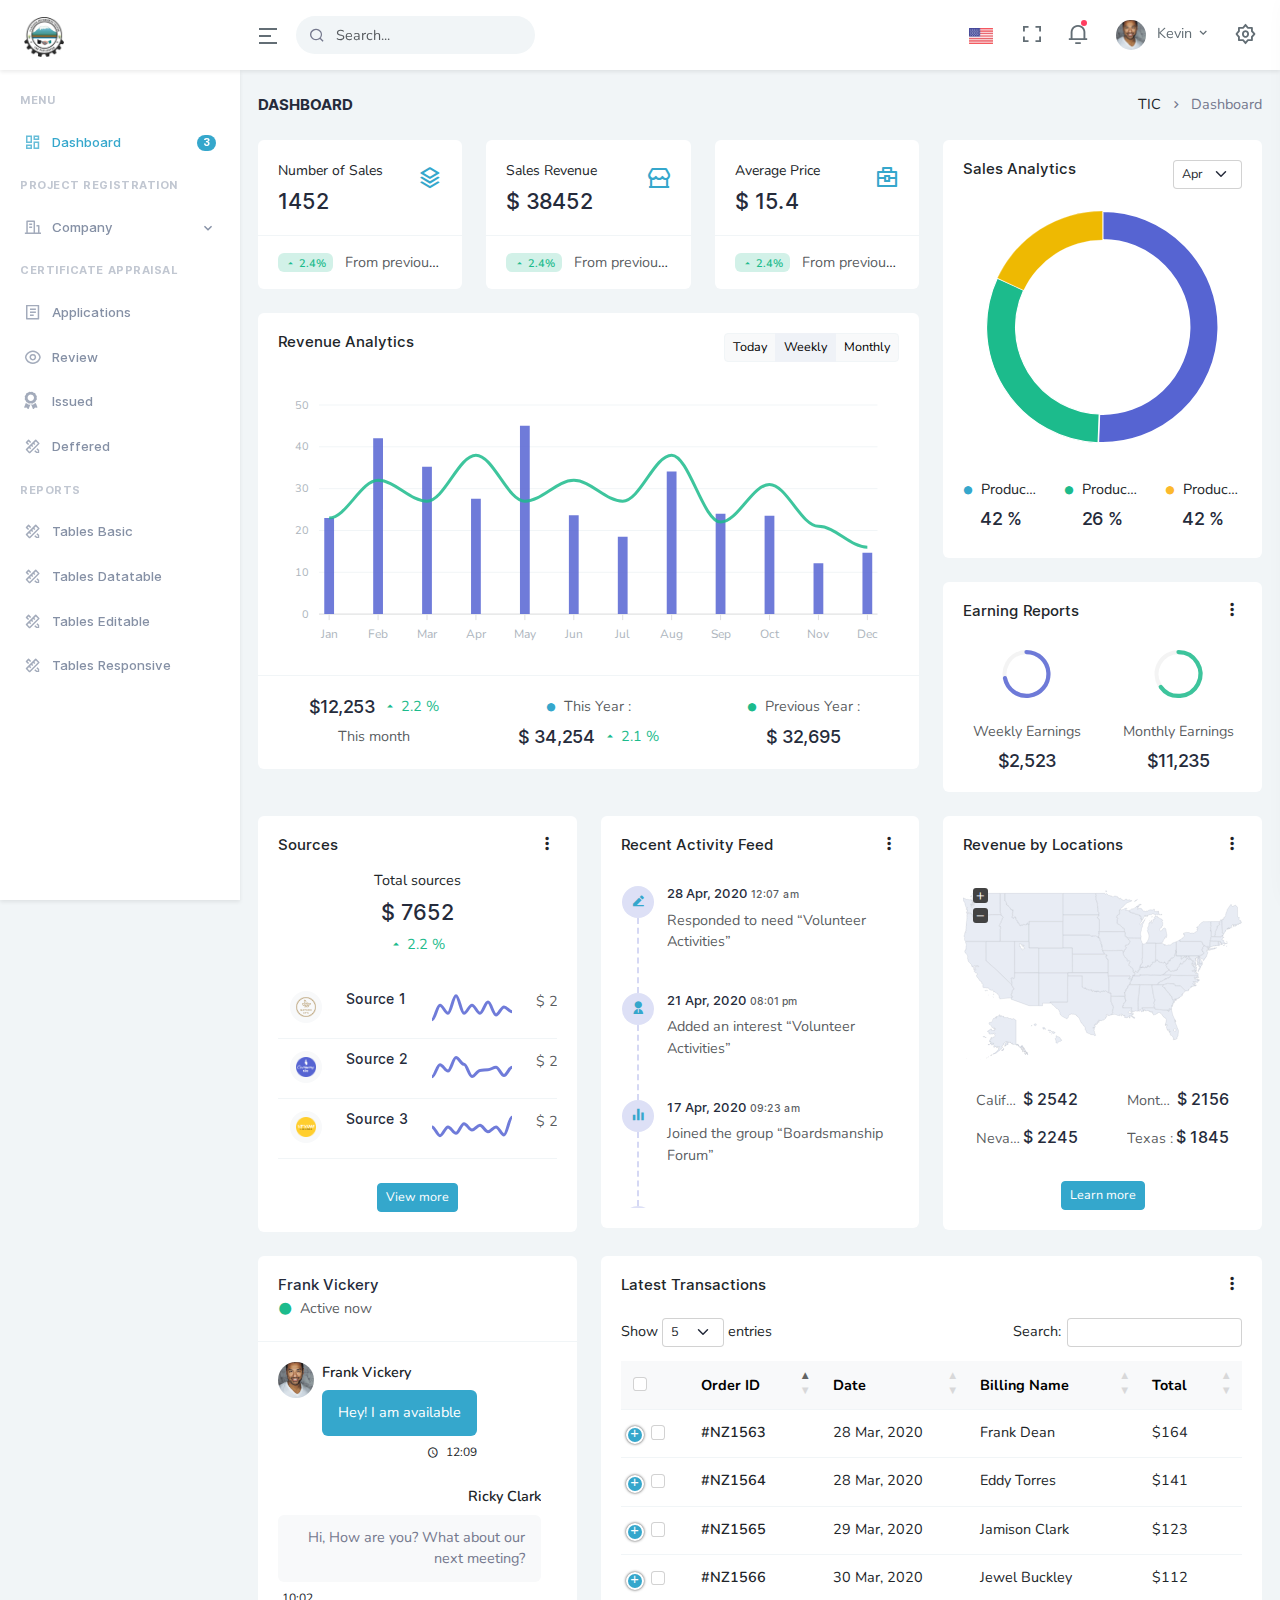
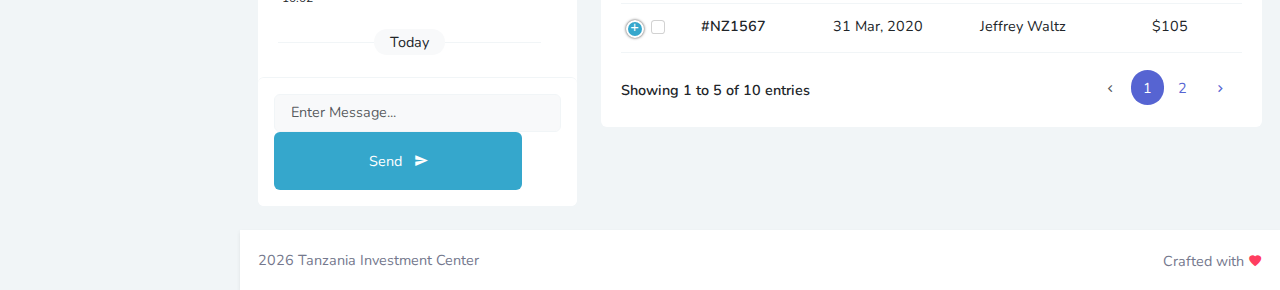
<file: index.html>
<!doctype html>
<html lang="en">

<head>

    <meta charset="utf-8" />
    <title>TIC | Project Registration Portal</title>
    <meta name="viewport" content="width=device-width, initial-scale=1.0">
    <meta content="Investor Project Registration Portal" name="description" />
   
    <!-- App favicon -->
    <link rel="shortcut icon" href="assets/images/favicon.ico">



    <!-- jquery.vectormap css -->
    <link href="assets/libs/admin-resources/jquery.vectormap/jquery-jvectormap-1.2.2.css" rel="stylesheet"
        type="text/css" />

    <!-- DataTables -->
    <link href="assets/libs/datatables.net-bs4/css/dataTables.bootstrap4.min.css" rel="stylesheet" type="text/css" />

    <!-- Responsive datatable examples -->
    <link href="assets/libs/datatables.net-responsive-bs4/css/responsive.bootstrap4.min.css" rel="stylesheet"
        type="text/css" />

    <!-- Bootstrap Css -->
    <link href="assets/css/bootstrap.min.css" id="bootstrap-style" rel="stylesheet" type="text/css" />
    <!-- Icons Css -->
    <link href="assets/css/icons.min.css" rel="stylesheet" type="text/css" />
    <!-- App Css-->
    <link href="assets/css/app.min.css" id="app-style" rel="stylesheet" type="text/css" />

</head>

<body data-sidebar="dark">

    <!-- <body data-layout="horizontal" data-topbar="dark"> -->

    <!-- Begin page -->
    <div id="layout-wrapper">


        <header id="page-topbar">
            <div class="navbar-header">
                <div class="d-flex">
                    <!-- LOGO -->
                    <div class="navbar-brand-box">
                        <a href="index.html" class="logo logo-dark">
                            <span class="logo-sm">
                                <img src="assets/images/logo-dark.png" alt="logo-dark" height="50">
                            </span>
                            <span class="logo-lg">
                                <img src="assets/images/logo-dark.png" alt="logo-dark" height="40">
                            </span>
                        </a>

                        <a href="index.html" class="logo logo-light">
                            <span class="logo-sm">
                                <img src="assets/images/logo-light.png" alt="logo-light" height="50">
                            </span>
                            <span class="logo-lg">
                                <img src="assets/images/logo-light.png" alt="logo-light" height="40">
                            </span>
                        </a>
                    </div>

                    <button type="button" class="btn btn-sm px-3 font-size-24 header-item waves-effect"
                        id="vertical-menu-btn">
                        <i class="ri-menu-2-line align-middle"></i>
                    </button>

                    <!-- App Search-->
                    <form class="app-search d-none d-lg-block">
                        <div class="position-relative">
                            <input type="text" class="form-control" placeholder="Search...">
                            <span class="ri-search-line"></span>
                        </div>
                    </form>

                </div>

                <div class="d-flex">

                    <div class="dropdown d-inline-block d-lg-none ms-2">
                        <button type="button" class="btn header-item noti-icon waves-effect"
                            id="page-header-search-dropdown" data-bs-toggle="dropdown" aria-haspopup="true"
                            aria-expanded="false">
                            <i class="ri-search-line"></i>
                        </button>
                        <div class="dropdown-menu dropdown-menu-lg dropdown-menu-end p-0"
                            aria-labelledby="page-header-search-dropdown">

                            <form class="p-3">
                                <div class="mb-3 m-0">
                                    <div class="input-group">
                                        <input type="text" class="form-control" placeholder="Search ...">
                                        <div class="input-group-append">
                                            <button class="btn btn-primary" type="submit"><i
                                                    class="ri-search-line"></i></button>
                                        </div>
                                    </div>
                                </div>
                            </form>
                        </div>
                    </div>

                    <div class="dropdown d-none d-sm-inline-block">
                        <button type="button" class="btn header-item waves-effect" data-bs-toggle="dropdown"
                            aria-haspopup="true" aria-expanded="false">
                            <img class="" src="assets/images/flags/us.jpg" alt="Header Language" height="16">
                        </button>
                        <div class="dropdown-menu dropdown-menu-end">

                            <!-- item-->
                            <a href="javascript:void(0);" class="dropdown-item notify-item">
                                <img src="assets/images/flags/spain.jpg" alt="user-image" class="me-1" height="12">
                                <span class="align-middle">Spanish</span>
                            </a>

                            <!-- item-->
                            <a href="javascript:void(0);" class="dropdown-item notify-item">
                                <img src="assets/images/flags/germany.jpg" alt="user-image" class="me-1" height="12">
                                <span class="align-middle">German</span>
                            </a>

                            <!-- item-->
                            <a href="javascript:void(0);" class="dropdown-item notify-item">
                                <img src="assets/images/flags/italy.jpg" alt="user-image" class="me-1" height="12">
                                <span class="align-middle">Italian</span>
                            </a>

                            <!-- item-->
                            <a href="javascript:void(0);" class="dropdown-item notify-item">
                                <img src="assets/images/flags/russia.jpg" alt="user-image" class="me-1" height="12">
                                <span class="align-middle">Russian</span>
                            </a>
                        </div>
                    </div>



                    <div class="dropdown d-none d-lg-inline-block ms-1">
                        <button type="button" class="btn header-item noti-icon waves-effect" data-toggle="fullscreen">
                            <i class="ri-fullscreen-line"></i>
                        </button>
                    </div>

                    <div class="dropdown d-inline-block">
                        <button type="button" class="btn header-item noti-icon waves-effect"
                            id="page-header-notifications-dropdown" data-bs-toggle="dropdown" aria-expanded="false">
                            <i class="ri-notification-3-line"></i>
                            <span class="noti-dot"></span>
                        </button>
                        <div class="dropdown-menu dropdown-menu-lg dropdown-menu-end p-0"
                            aria-labelledby="page-header-notifications-dropdown">
                            <div class="p-3">
                                <div class="row align-items-center">
                                    <div class="col">
                                        <h6 class="m-0"> Notifications </h6>
                                    </div>
                                    <div class="col-auto">
                                        <a href="#!" class="small"> View All</a>
                                    </div>
                                </div>
                            </div>
                            <div data-simplebar style="max-height: 230px;">
                                <a href="" class="text-reset notification-item">
                                    <div class="d-flex">
                                        <div class="avatar-xs me-3">
                                            <span class="avatar-title bg-primary rounded-circle font-size-16">
                                                <i class="ri-shopping-cart-line"></i>
                                            </span>
                                        </div>
                                        <div class="flex-1">
                                            <h6 class="mb-1">Your order is placed</h6>
                                            <div class="font-size-12 text-muted">
                                                <p class="mb-1">If several languages coalesce the grammar</p>
                                                <p class="mb-0"><i class="mdi mdi-clock-outline"></i> 3 min ago</p>
                                            </div>
                                        </div>
                                    </div>
                                </a>
                                <a href="" class="text-reset notification-item">
                                    <div class="d-flex">
                                        <img src="assets/images/users/avatar-3.jpg"
                                            class="me-3 rounded-circle avatar-xs" alt="user-pic">
                                        <div class="flex-1">
                                            <h6 class="mb-1">James Lemire</h6>
                                            <div class="font-size-12 text-muted">
                                                <p class="mb-1">It will seem like simplified English.</p>
                                                <p class="mb-0"><i class="mdi mdi-clock-outline"></i> 1 hours ago</p>
                                            </div>
                                        </div>
                                    </div>
                                </a>
                                <a href="" class="text-reset notification-item">
                                    <div class="d-flex">
                                        <div class="avatar-xs me-3">
                                            <span class="avatar-title bg-success rounded-circle font-size-16">
                                                <i class="ri-checkbox-circle-line"></i>
                                            </span>
                                        </div>
                                        <div class="flex-1">
                                            <h6 class="mb-1">Your item is shipped</h6>
                                            <div class="font-size-12 text-muted">
                                                <p class="mb-1">If several languages coalesce the grammar</p>
                                                <p class="mb-0"><i class="mdi mdi-clock-outline"></i> 3 min ago</p>
                                            </div>
                                        </div>
                                    </div>
                                </a>

                                <a href="" class="text-reset notification-item">
                                    <div class="d-flex">
                                        <img src="assets/images/users/avatar-4.jpg"
                                            class="me-3 rounded-circle avatar-xs" alt="user-pic">
                                        <div class="flex-1">
                                            <h6 class="mb-1">Salena Layfield</h6>
                                            <div class="font-size-12 text-muted">
                                                <p class="mb-1">As a skeptical Cambridge friend of mine occidental.</p>
                                                <p class="mb-0"><i class="mdi mdi-clock-outline"></i> 1 hours ago</p>
                                            </div>
                                        </div>
                                    </div>
                                </a>
                            </div>
                            <div class="p-2 border-top">
                                <div class="d-grid">
                                    <a class="btn btn-sm btn-link font-size-14 text-center" href="javascript:void(0)">
                                        <i class="mdi mdi-arrow-right-circle me-1"></i> View More..
                                    </a>
                                </div>
                            </div>
                        </div>
                    </div>

                    <div class="dropdown d-inline-block user-dropdown">
                        <button type="button" class="btn header-item waves-effect" id="page-header-user-dropdown"
                            data-bs-toggle="dropdown" aria-haspopup="true" aria-expanded="false">
                            <img class="rounded-circle header-profile-user" src="assets/images/users/avatar-2.jpg"
                                alt="Header Avatar">
                            <span class="d-none d-xl-inline-block ms-1">Kevin</span>
                            <i class="mdi mdi-chevron-down d-none d-xl-inline-block"></i>
                        </button>
                        <div class="dropdown-menu dropdown-menu-end">
                            <!-- item-->
                            <a class="dropdown-item" href="#"><i class="ri-user-line align-middle me-1"></i> Profile</a>
                            <a class="dropdown-item" href="#"><i class="ri-wallet-2-line align-middle me-1"></i> My
                                Wallet</a>
                            <a class="dropdown-item d-block" href="#"><span
                                    class="badge bg-success float-end mt-1">11</span><i
                                    class="ri-settings-2-line align-middle me-1"></i> Settings</a>
                            <a class="dropdown-item" href="#"><i class="ri-lock-unlock-line align-middle me-1"></i> Lock
                                screen</a>
                            <div class="dropdown-divider"></div>
                            <a class="dropdown-item text-danger" href="#"><i
                                    class="ri-shut-down-line align-middle me-1 text-danger"></i> Logout</a>
                        </div>
                    </div>

                    <div class="dropdown d-inline-block">
                        <button type="button" class="btn header-item noti-icon right-bar-toggle waves-effect">
                            <i class="ri-settings-2-line"></i>
                        </button>
                    </div>

                </div>
            </div>
        </header>

        <!-- ========== Left Sidebar Start ========== -->
        <div class="vertical-menu">

            <div data-simplebar class="h-100">

                <!--- Sidemenu -->
                <div id="sidebar-menu">
                    <!-- Left Menu Start -->
                    <ul class="metismenu list-unstyled" id="side-menu">
                        <li class="menu-title">Menu</li>

                        <li>
                            <a href="index.html" class="waves-effect">
                                <i class="ri-dashboard-line"></i><span
                                    class="badge rounded-pill bg-success float-end">3</span>
                                <span>Dashboard</span>
                            </a>
                        </li>
                        <li class="menu-title">Project Registration</li>
                        <li>
                            <a href="javascript: void(0);" class="has-arrow waves-effect">
                                <i class="ri-building-line"></i>
                                <span>Company</span>
                            </a>
                            <ul class="sub-menu" aria-expanded="false">
                                <li><a href="company-registration.html">New</a></li>
                                <li><a href="company-amendment.html">Amendment</a></li>
                                <li><a href="company-expansion.html">Expansion</a></li>
                                <li><a href="company-extension.html">Extension</a></li>

                            </ul>
                        </li>


                        <li class="menu-title">Certificate Appraisal</li>

                        <li>
                            <a href="javascript: void(0);">
                                <i class="ri-file-list-2-line"></i>
                                <span>Applications</span>
                            </a>

                        </li>
                        <li>
                            <a href="javascript: void(0);">
                                <i class="ri-eye-line"></i>
                                <span>Review</span>
                            </a>

                        </li>
                        <li>
                            <a href="javascript: void(0);">
                                <i class="fas fa-award"></i>
                                <span>Issued</span>
                            </a>

                        </li>
                        <li>
                            <a href="javascript: void(0);">
                                <i class="ri-pencil-ruler-2-line"></i>
                                <span>Deffered</span>
                            </a>

                        </li>
                        <li class="menu-title">Reports</li>

                        <li>
                            <a href="tables-basic.html">
                                <i class="ri-pencil-ruler-2-line"></i>
                                <span>Tables Basic</span>
                            </a>

                        </li>
                        <li>
                            <a href="tables-datatable.html">
                                <i class="ri-pencil-ruler-2-line"></i>
                                <span>Tables Datatable</span>
                            </a>

                        </li>
                        <li>
                            <a href="tables-editable.html">
                                <i class="ri-pencil-ruler-2-line"></i>
                                <span>Tables Editable</span>
                            </a>

                        </li>
                        <li>
                            <a href="tables-responsive.html">
                                <i class="ri-pencil-ruler-2-line"></i>
                                <span>Tables Responsive</span>
                            </a>

                        </li>



                    </ul>
                </div>
                <!-- Sidebar -->
            </div>
        </div>
        <!-- Left Sidebar End -->



        <!-- ============================================================== -->
        <!-- Start right Content here -->
        <!-- ============================================================== -->
        <div class="main-content">

            <div class="page-content">
                <div class="container-fluid">

                    <!-- start page title -->
                    <div class="row">
                        <div class="col-12">
                            <div class="page-title-box d-sm-flex align-items-center justify-content-between">
                                <h4 class="mb-sm-0">Dashboard</h4>

                                <div class="page-title-right">
                                    <ol class="breadcrumb m-0">
                                        <li class="breadcrumb-item"><a href="javascript: void(0);">TIC</a></li>
                                        <li class="breadcrumb-item active">Dashboard</li>
                                    </ol>
                                </div>

                            </div>
                        </div>
                    </div>
                    <!-- end page title -->

                    <div class="row">
                        <div class="col-xl-8">
                            <div class="row">
                                <div class="col-md-4">
                                    <div class="card">
                                        <div class="card-body">
                                            <div class="d-flex">
                                                <div class="flex-1 overflow-hidden">
                                                    <p class="text-truncate font-size-14 mb-2">Number of Sales</p>
                                                    <h4 class="mb-0">1452</h4>
                                                </div>
                                                <div class="text-primary ms-auto">
                                                    <i class="ri-stack-line font-size-24"></i>
                                                </div>
                                            </div>
                                        </div>

                                        <div class="card-body border-top py-3">
                                            <div class="text-truncate">
                                                <span class="badge bg-success-subtle text-success  font-size-11"><i
                                                        class="mdi mdi-menu-up"> </i> 2.4% </span>
                                                <span class="text-muted ms-2">From previous period</span>
                                            </div>
                                        </div>
                                    </div>
                                </div>
                                <div class="col-md-4">
                                    <div class="card">
                                        <div class="card-body">
                                            <div class="d-flex">
                                                <div class="flex-1 overflow-hidden">
                                                    <p class="text-truncate font-size-14 mb-2">Sales Revenue</p>
                                                    <h4 class="mb-0">$ 38452</h4>
                                                </div>
                                                <div class="text-primary ms-auto">
                                                    <i class="ri-store-2-line font-size-24"></i>
                                                </div>
                                            </div>
                                        </div>
                                        <div class="card-body border-top py-3">
                                            <div class="text-truncate">
                                                <span class="badge bg-success-subtle text-success  font-size-11"><i
                                                        class="mdi mdi-menu-up"> </i> 2.4% </span>
                                                <span class="text-muted ms-2">From previous period</span>
                                            </div>
                                        </div>
                                    </div>
                                </div>
                                <div class="col-md-4">
                                    <div class="card">
                                        <div class="card-body">
                                            <div class="d-flex">
                                                <div class="flex-1 overflow-hidden">
                                                    <p class="text-truncate font-size-14 mb-2">Average Price</p>
                                                    <h4 class="mb-0">$ 15.4</h4>
                                                </div>
                                                <div class="text-primary ms-auto">
                                                    <i class="ri-briefcase-4-line font-size-24"></i>
                                                </div>
                                            </div>
                                        </div>
                                        <div class="card-body border-top py-3">
                                            <div class="text-truncate">
                                                <span class="badge bg-success-subtle text-success  font-size-11"><i
                                                        class="mdi mdi-menu-up"> </i> 2.4% </span>
                                                <span class="text-muted ms-2">From previous period</span>
                                            </div>
                                        </div>
                                    </div>
                                </div>
                            </div>
                            <!-- end row -->

                            <div class="card">
                                <div class="card-body">
                                    <div class="float-end d-none d-md-inline-block">
                                        <div class="btn-group mb-2">
                                            <button type="button" class="btn btn-sm btn-light">Today</button>
                                            <button type="button" class="btn btn-sm btn-light active">Weekly</button>
                                            <button type="button" class="btn btn-sm btn-light">Monthly</button>
                                        </div>
                                    </div>
                                    <h4 class="card-title mb-4">Revenue Analytics</h4>
                                    <div>
                                        <div id="line-column-chart" class="apex-charts" dir="ltr"></div>
                                    </div>
                                </div>

                                <div class="card-body border-top text-center">
                                    <div class="row">
                                        <div class="col-sm-4">
                                            <div class="d-inline-flex">
                                                <h5 class="me-2">$12,253</h5>
                                                <div class="text-success">
                                                    <i class="mdi mdi-menu-up font-size-14"> </i>2.2 %
                                                </div>
                                            </div>
                                            <p class="text-muted text-truncate mb-0">This month</p>
                                        </div>

                                        <div class="col-sm-4">
                                            <div class="mt-4 mt-sm-0">
                                                <p class="mb-2 text-muted text-truncate"><i
                                                        class="mdi mdi-circle text-primary font-size-10 me-1"></i> This
                                                    Year :</p>
                                                <div class="d-inline-flex">
                                                    <h5 class="mb-0 me-2">$ 34,254</h5>
                                                    <div class="text-success">
                                                        <i class="mdi mdi-menu-up font-size-14"> </i>2.1 %
                                                    </div>
                                                </div>
                                            </div>
                                        </div>
                                        <div class="col-sm-4">
                                            <div class="mt-4 mt-sm-0">
                                                <p class="mb-2 text-muted text-truncate"><i
                                                        class="mdi mdi-circle text-success font-size-10 me-1"></i>
                                                    Previous Year :</p>
                                                <div class="d-inline-flex">
                                                    <h5 class="mb-0">$ 32,695</h5>
                                                </div>
                                            </div>
                                        </div>

                                    </div>
                                </div>
                            </div>
                        </div>

                        <div class="col-xl-4">
                            <div class="card">
                                <div class="card-body">
                                    <div class="float-end">
                                        <select class="form-select form-select-sm">
                                            <option selected>Apr</option>
                                            <option value="1">Mar</option>
                                            <option value="2">Feb</option>
                                            <option value="3">Jan</option>
                                        </select>
                                    </div>
                                    <h4 class="card-title mb-4">Sales Analytics</h4>

                                    <div id="donut-chart" class="apex-charts"></div>

                                    <div class="row">
                                        <div class="col-4">
                                            <div class="text-center mt-4">
                                                <p class="mb-2 text-truncate"><i
                                                        class="mdi mdi-circle text-primary font-size-10 me-1"></i>
                                                    Product A</p>
                                                <h5>42 %</h5>
                                            </div>
                                        </div>
                                        <div class="col-4">
                                            <div class="text-center mt-4">
                                                <p class="mb-2 text-truncate"><i
                                                        class="mdi mdi-circle text-success font-size-10 me-1"></i>
                                                    Product B</p>
                                                <h5>26 %</h5>
                                            </div>
                                        </div>
                                        <div class="col-4">
                                            <div class="text-center mt-4">
                                                <p class="mb-2 text-truncate"><i
                                                        class="mdi mdi-circle text-warning font-size-10 me-1"></i>
                                                    Product C</p>
                                                <h5>42 %</h5>
                                            </div>
                                        </div>
                                    </div>
                                </div>
                            </div>

                            <div class="card">
                                <div class="card-body">
                                    <div class="dropdown float-end">
                                        <a href="#" class="dropdown-toggle arrow-none card-drop"
                                            data-bs-toggle="dropdown" aria-expanded="false">
                                            <i class="mdi mdi-dots-vertical"></i>
                                        </a>
                                        <div class="dropdown-menu dropdown-menu-end">
                                            <!-- item-->
                                            <a href="javascript:void(0);" class="dropdown-item">Sales Report</a>
                                            <!-- item-->
                                            <a href="javascript:void(0);" class="dropdown-item">Export Report</a>
                                            <!-- item-->
                                            <a href="javascript:void(0);" class="dropdown-item">Profit</a>
                                            <!-- item-->
                                            <a href="javascript:void(0);" class="dropdown-item">Action</a>
                                        </div>
                                    </div>

                                    <h4 class="card-title mb-4">Earning Reports</h4>
                                    <div class="text-center">
                                        <div class="row">
                                            <div class="col-sm-6">
                                                <div>
                                                    <div class="mb-3">
                                                        <div id="radialchart-1" class="apex-charts"></div>
                                                    </div>

                                                    <p class="text-muted text-truncate mb-2">Weekly Earnings</p>
                                                    <h5 class="mb-0">$2,523</h5>
                                                </div>
                                            </div>

                                            <div class="col-sm-6">
                                                <div class="mt-5 mt-sm-0">
                                                    <div class="mb-3">
                                                        <div id="radialchart-2" class="apex-charts"></div>
                                                    </div>

                                                    <p class="text-muted text-truncate mb-2">Monthly Earnings</p>
                                                    <h5 class="mb-0">$11,235</h5>
                                                </div>
                                            </div>

                                        </div>

                                    </div>
                                </div>
                            </div>
                        </div>
                    </div>
                    <!-- end row -->

                    <div class="row">
                        <div class="col-lg-4">
                            <div class="card">
                                <div class="card-body">
                                    <div class="dropdown float-end">
                                        <a href="#" class="dropdown-toggle arrow-none card-drop"
                                            data-bs-toggle="dropdown" aria-expanded="false">
                                            <i class="mdi mdi-dots-vertical"></i>
                                        </a>
                                        <div class="dropdown-menu dropdown-menu-end">
                                            <!-- item-->
                                            <a href="javascript:void(0);" class="dropdown-item">Sales Report</a>
                                            <!-- item-->
                                            <a href="javascript:void(0);" class="dropdown-item">Export Report</a>
                                            <!-- item-->
                                            <a href="javascript:void(0);" class="dropdown-item">Profit</a>
                                            <!-- item-->
                                            <a href="javascript:void(0);" class="dropdown-item">Action</a>
                                        </div>
                                    </div>

                                    <h4 class="card-title mb-3">Sources</h4>

                                    <div>
                                        <div class="text-center">
                                            <p class="mb-2">Total sources</p>
                                            <h4>$ 7652</h4>
                                            <div class="text-success">
                                                <i class="mdi mdi-menu-up font-size-14"> </i>2.2 %
                                            </div>
                                        </div>

                                        <div class="table-responsive mt-4">
                                            <table class="table table-hover mb-0 table-centered table-nowrap">
                                                <tbody>
                                                    <tr>
                                                        <td style="width: 60px;">
                                                            <div class="avatar-xs">
                                                                <div class="avatar-title rounded-circle bg-light">
                                                                    <img src="assets/images/companies/img-1.png"
                                                                        alt="img-1" height="20">
                                                                </div>
                                                            </div>
                                                        </td>

                                                        <td>
                                                            <h5 class="font-size-14 mb-0">Source 1</h5>
                                                        </td>
                                                        <td>
                                                            <div id="spak-chart1"></div>
                                                        </td>
                                                        <td>
                                                            <p class="text-muted mb-0">$ 2478</p>
                                                        </td>
                                                    </tr>
                                                    <tr>
                                                        <td>
                                                            <div class="avatar-xs">
                                                                <div class="avatar-title rounded-circle bg-light">
                                                                    <img src="assets/images/companies/img-2.png"
                                                                        alt="img-2" height="20">
                                                                </div>
                                                            </div>
                                                        </td>
                                                        <td>
                                                            <h5 class="font-size-14 mb-0">Source 2</h5>
                                                        </td>

                                                        <td>
                                                            <div id="spak-chart2"></div>
                                                        </td>
                                                        <td>
                                                            <p class="text-muted mb-0">$ 2625</p>
                                                        </td>
                                                    </tr>
                                                    <tr>
                                                        <td>
                                                            <div class="avatar-xs">
                                                                <div class="avatar-title rounded-circle bg-light">
                                                                    <img src="assets/images/companies/img-3.png"
                                                                        alt="img-3" height="20">
                                                                </div>
                                                            </div>
                                                        </td>
                                                        <td>
                                                            <h5 class="font-size-14 mb-0">Source 3</h5>
                                                        </td>
                                                        <td class="overflow-hidden">
                                                            <div id="spak-chart3"></div>
                                                        </td>
                                                        <td>
                                                            <p class="text-muted mb-0">$ 2856</p>
                                                        </td>
                                                    </tr>
                                                </tbody>
                                            </table>
                                        </div>

                                        <div class="text-center mt-4">
                                            <a href="#" class="btn btn-primary btn-sm">View more</a>
                                        </div>
                                    </div>
                                </div>
                            </div>
                        </div>
                        <div class="col-lg-4">
                            <div class="card">
                                <div class="card-body">
                                    <div class="dropdown float-end">
                                        <a href="#" class="dropdown-toggle arrow-none card-drop"
                                            data-bs-toggle="dropdown" aria-expanded="false">
                                            <i class="mdi mdi-dots-vertical"></i>
                                        </a>
                                        <div class="dropdown-menu dropdown-menu-end">
                                            <!-- item-->
                                            <a href="javascript:void(0);" class="dropdown-item">Sales Report</a>
                                            <!-- item-->
                                            <a href="javascript:void(0);" class="dropdown-item">Export Report</a>
                                            <!-- item-->
                                            <a href="javascript:void(0);" class="dropdown-item">Profit</a>
                                            <!-- item-->
                                            <a href="javascript:void(0);" class="dropdown-item">Action</a>
                                        </div>
                                    </div>

                                    <h4 class="card-title mb-4">Recent Activity Feed</h4>

                                    <div data-simplebar style="max-height: 330px;">
                                        <ul class="list-unstyled activity-wid">
                                            <li class="activity-list">
                                                <div class="activity-icon avatar-xs">
                                                    <span
                                                        class="avatar-title bg-primary-subtle  text-primary rounded-circle">
                                                        <i class="ri-edit-2-fill"></i>
                                                    </span>
                                                </div>
                                                <div>
                                                    <div>
                                                        <h5 class="font-size-13">28 Apr, 2020 <small
                                                                class="text-muted">12:07 am</small></h5>
                                                    </div>

                                                    <div>
                                                        <p class="text-muted mb-0">Responded to need “Volunteer
                                                            Activities”</p>
                                                    </div>
                                                </div>
                                            </li>
                                            <li class="activity-list">
                                                <div class="activity-icon avatar-xs">
                                                    <span
                                                        class="avatar-title bg-primary-subtle  text-primary rounded-circle">
                                                        <i class="ri-user-2-fill"></i>
                                                    </span>
                                                </div>
                                                <div>
                                                    <div>
                                                        <h5 class="font-size-13">21 Apr, 2020 <small
                                                                class="text-muted">08:01 pm</small></h5>
                                                    </div>

                                                    <div>
                                                        <p class="text-muted mb-0">Added an interest “Volunteer
                                                            Activities”</p>
                                                    </div>
                                                </div>
                                            </li>
                                            <li class="activity-list">
                                                <div class="activity-icon avatar-xs">
                                                    <span
                                                        class="avatar-title bg-primary-subtle  text-primary rounded-circle">
                                                        <i class="ri-bar-chart-fill"></i>
                                                    </span>
                                                </div>
                                                <div>
                                                    <div>
                                                        <h5 class="font-size-13">17 Apr, 2020 <small
                                                                class="text-muted">09:23 am</small></h5>
                                                    </div>

                                                    <div>
                                                        <p class="text-muted mb-0">Joined the group “Boardsmanship
                                                            Forum”</p>
                                                    </div>
                                                </div>
                                            </li>
                                            <li class="activity-list">
                                                <div class="activity-icon avatar-xs">
                                                    <span
                                                        class="avatar-title bg-primary-subtle  text-primary rounded-circle">
                                                        <i class="ri-mail-fill"></i>
                                                    </span>
                                                </div>
                                                <div>
                                                    <div>
                                                        <h5 class="font-size-13">11 Apr, 2020 <small
                                                                class="text-muted">05:10 pm</small></h5>
                                                    </div>

                                                    <div>
                                                        <p class="text-muted mb-0">Responded to need “In-Kind
                                                            Opportunity”</p>
                                                    </div>
                                                </div>
                                            </li>
                                            <li class="activity-list">
                                                <div class="activity-icon avatar-xs">
                                                    <span
                                                        class="avatar-title bg-primary-subtle  text-primary rounded-circle">
                                                        <i class="ri-calendar-2-fill"></i>
                                                    </span>
                                                </div>
                                                <div>
                                                    <div>
                                                        <h5 class="font-size-13">07 Apr, 2020 <small
                                                                class="text-muted">12:47 pm</small></h5>
                                                    </div>

                                                    <div>
                                                        <p class="text-muted mb-0">Created need “Volunteer Activities”
                                                        </p>
                                                    </div>
                                                </div>
                                            </li>
                                            <li class="activity-list">
                                                <div class="activity-icon avatar-xs">
                                                    <span
                                                        class="avatar-title bg-primary-subtle  text-primary rounded-circle">
                                                        <i class="ri-edit-2-fill"></i>
                                                    </span>
                                                </div>
                                                <div>
                                                    <div>
                                                        <h5 class="font-size-13">05 Apr, 2020 <small
                                                                class="text-muted">03:09 pm</small></h5>
                                                    </div>

                                                    <div>
                                                        <p class="text-muted mb-0">Attending the event “Some New Event”
                                                        </p>
                                                    </div>
                                                </div>
                                            </li>
                                            <li class="activity-list">
                                                <div class="activity-icon avatar-xs">
                                                    <span
                                                        class="avatar-title bg-primary-subtle  text-primary rounded-circle">
                                                        <i class="ri-user-2-fill"></i>
                                                    </span>
                                                </div>
                                                <div>
                                                    <div>
                                                        <h5 class="font-size-13">02 Apr, 2020 <small
                                                                class="text-muted">12:07 am</small></h5>
                                                    </div>

                                                    <div>
                                                        <p class="text-muted mb-0">Responded to need “In-Kind
                                                            Opportunity”</p>
                                                    </div>
                                                </div>
                                            </li>
                                        </ul>
                                    </div>
                                </div>
                            </div>
                        </div>
                        <div class="col-lg-4">
                            <div class="card">
                                <div class="card-body">
                                    <div class="dropdown float-end">
                                        <a href="#" class="dropdown-toggle arrow-none card-drop"
                                            data-bs-toggle="dropdown" aria-expanded="false">
                                            <i class="mdi mdi-dots-vertical"></i>
                                        </a>
                                        <div class="dropdown-menu dropdown-menu-end">
                                            <!-- item-->
                                            <a href="javascript:void(0);" class="dropdown-item">Sales Report</a>
                                            <!-- item-->
                                            <a href="javascript:void(0);" class="dropdown-item">Export Report</a>
                                            <!-- item-->
                                            <a href="javascript:void(0);" class="dropdown-item">Profit</a>
                                            <!-- item-->
                                            <a href="javascript:void(0);" class="dropdown-item">Action</a>
                                        </div>
                                    </div>

                                    <h4 class="card-title mb-4">Revenue by Locations</h4>

                                    <div id="usa-vectormap" style="height: 196px"></div>

                                    <div class="row justify-content-center">
                                        <div class="col-xl-5 col-md-6">
                                            <div class="mt-2">
                                                <div class="clearfix py-2">
                                                    <h5 class="float-end font-size-16 m-0">$ 2542</h5>
                                                    <p class="text-muted mb-0 text-truncate">California :</p>

                                                </div>
                                                <div class="clearfix py-2">
                                                    <h5 class="float-end font-size-16 m-0">$ 2245</h5>
                                                    <p class="text-muted mb-0 text-truncate">Nevada :</p>

                                                </div>
                                            </div>
                                        </div>
                                        <div class="col-xl-5 offset-xl-1 col-md-6">
                                            <div class="mt-2">
                                                <div class="clearfix py-2">
                                                    <h5 class="float-end font-size-16 m-0">$ 2156</h5>
                                                    <p class="text-muted mb-0 text-truncate">Montana :</p>

                                                </div>
                                                <div class="clearfix py-2">
                                                    <h5 class="float-end font-size-16 m-0">$ 1845</h5>
                                                    <p class="text-muted mb-0 text-truncate">Texas :</p>

                                                </div>
                                            </div>
                                        </div>
                                    </div>
                                    <div class="text-center mt-4">
                                        <a href="#" class="btn btn-primary btn-sm">Learn more</a>
                                    </div>

                                </div>
                            </div>
                        </div>
                    </div>
                    <!-- end row -->

                    <div class="row">
                        <div class="col-lg-4">
                            <div class="card">
                                <div class="card-body border-bottom">

                                    <div class="user-chat-border">
                                        <div class="row">
                                            <div class="col-md-5 col-9">
                                                <h5 class="font-size-15 mb-1">Frank Vickery</h5>
                                                <p class="text-muted mb-0"><i
                                                        class="mdi mdi-circle text-success align-middle me-1"></i>
                                                    Active now</p>
                                            </div>
                                            <div class="col-md-7 col-3">
                                                <ul class="list-inline user-chat-nav text-end mb-0">
                                                    <li class="list-inline-item">
                                                        <div class="dropdown">
                                                            <button class="btn nav-btn dropdown-toggle" type="button"
                                                                data-bs-toggle="dropdown" aria-haspopup="true"
                                                                aria-expanded="false">
                                                                <i class="mdi mdi-magnify"></i>
                                                            </button>
                                                            <div
                                                                class="dropdown-menu dropdown-menu-end dropdown-menu-md p-0">
                                                                <form class="p-2">
                                                                    <div class="search-box">
                                                                        <div class="position-relative">
                                                                            <input type="text"
                                                                                class="form-control rounded bg-light border-0"
                                                                                placeholder="Search...">
                                                                            <i class="mdi mdi-magnify search-icon"></i>
                                                                        </div>
                                                                    </div>
                                                                </form>
                                                            </div>
                                                        </div>
                                                    </li>
                                                    <li class="list-inline-item d-none d-sm-inline-block">
                                                        <div class="dropdown">
                                                            <button class="btn nav-btn dropdown-toggle" type="button"
                                                                data-bs-toggle="dropdown" aria-haspopup="true"
                                                                aria-expanded="false">
                                                                <i class="mdi mdi-cog"></i>
                                                            </button>
                                                            <div class="dropdown-menu dropdown-menu-end">
                                                                <a class="dropdown-item" href="#">View Profile</a>
                                                                <a class="dropdown-item" href="#">Clear chat</a>
                                                                <a class="dropdown-item" href="#">Muted</a>
                                                                <a class="dropdown-item" href="#">Delete</a>
                                                            </div>
                                                        </div>
                                                    </li>

                                                    <li class="list-inline-item">
                                                        <div class="dropdown">
                                                            <button class="btn nav-btn dropdown-toggle" type="button"
                                                                data-bs-toggle="dropdown" aria-haspopup="true"
                                                                aria-expanded="false">
                                                                <i class="mdi mdi-dots-horizontal"></i>
                                                            </button>
                                                            <div class="dropdown-menu dropdown-menu-end">
                                                                <a class="dropdown-item" href="#">Action</a>
                                                                <a class="dropdown-item" href="#">Another action</a>
                                                                <a class="dropdown-item" href="#">Something else</a>
                                                            </div>
                                                        </div>
                                                    </li>

                                                </ul>
                                            </div>
                                        </div>
                                    </div>
                                </div>
                                <div class="card-body">
                                    <div class="chat-widget">
                                        <div class="chat-conversation" data-simplebar style="max-height: 295px;">
                                            <ul class="list-unstyled mb-0 pe-3">
                                                <li>
                                                    <div class="conversation-list">
                                                        <div class="chat-avatar">
                                                            <img src="assets/images/users/avatar-2.jpg" alt="avatar-2">
                                                        </div>
                                                        <div class="ctext-wrap">
                                                            <div class="conversation-name">Frank Vickery</div>
                                                            <div class="ctext-wrap-content">
                                                                <p class="mb-0">
                                                                    Hey! I am available
                                                                </p>
                                                            </div>
                                                            <p class="chat-time mb-0"><i
                                                                    class="mdi mdi-clock-outline align-middle me-1"></i>
                                                                12:09</p>
                                                        </div>

                                                    </div>
                                                </li>

                                                <li class="right">
                                                    <div class="conversation-list">
                                                        <div class="ctext-wrap">
                                                            <div class="conversation-name">Ricky Clark</div>
                                                            <div class="ctext-wrap-content">
                                                                <p class="mb-0">
                                                                    Hi, How are you? What about our next meeting?
                                                                </p>
                                                            </div>

                                                            <p class="chat-time mb-0"><i
                                                                    class="bx bx-time-five align-middle me-1"></i> 10:02
                                                            </p>
                                                        </div>
                                                    </div>
                                                </li>

                                                <li>
                                                    <div class="chat-day-title">
                                                        <span class="title">Today</span>
                                                    </div>
                                                </li>
                                                <li>
                                                    <div class="conversation-list">
                                                        <div class="chat-avatar">
                                                            <img src="assets/images/users/avatar-2.jpg" alt="avatar-2">
                                                        </div>
                                                        <div class="ctext-wrap">
                                                            <div class="conversation-name">Frank Vickery</div>
                                                            <div class="ctext-wrap-content">
                                                                <p class="mb-0">
                                                                    Hello!
                                                                </p>
                                                            </div>
                                                            <p class="chat-time mb-0"><i
                                                                    class="mdi mdi-clock-outline align-middle me-1"></i>
                                                                10:00</p>
                                                        </div>

                                                    </div>
                                                </li>

                                                <li class="right">
                                                    <div class="conversation-list">
                                                        <div class="ctext-wrap">
                                                            <div class="conversation-name">Ricky Clark</div>
                                                            <div class="ctext-wrap-content">
                                                                <p class="mb-0">
                                                                    Hi, How are you? What about our next meeting?
                                                                </p>
                                                            </div>

                                                            <p class="chat-time mb-0"><i
                                                                    class="bx bx-time-five align-middle me-1"></i> 10:02
                                                            </p>
                                                        </div>
                                                    </div>
                                                </li>

                                                <li>
                                                    <div class="conversation-list">
                                                        <div class="chat-avatar">
                                                            <img src="assets/images/users/avatar-2.jpg" alt="avatar-2">
                                                        </div>
                                                        <div class="ctext-wrap">
                                                            <div class="conversation-name">Frank Vickery</div>
                                                            <div class="ctext-wrap-content">
                                                                <p class="mb-0">
                                                                    Yeah everything is fine
                                                                </p>
                                                            </div>

                                                            <p class="chat-time mb-0"><i
                                                                    class="bx bx-time-five align-middle me-1"></i> 10:06
                                                            </p>
                                                        </div>

                                                    </div>
                                                </li>

                                                <li>
                                                    <div class="conversation-list">
                                                        <div class="chat-avatar">
                                                            <img src="assets/images/users/avatar-2.jpg" alt="avatar-2">
                                                        </div>
                                                        <div class="ctext-wrap">
                                                            <div class="conversation-name">Frank Vickery</div>
                                                            <div class="ctext-wrap-content">
                                                                <p class="mb-0">& Next meeting tomorrow 10.00AM</p>
                                                            </div>
                                                            <p class="chat-time mb-0"><i
                                                                    class="bx bx-time-five align-middle me-1"></i> 10:06
                                                            </p>
                                                        </div>

                                                    </div>
                                                </li>

                                                <li class="right">
                                                    <div class="conversation-list">
                                                        <div class="ctext-wrap">
                                                            <div class="conversation-name">Ricky Clark</div>
                                                            <div class="ctext-wrap-content">
                                                                <p class="mb-0">
                                                                    Wow that's great
                                                                </p>
                                                            </div>

                                                            <p class="chat-time mb-0"><i
                                                                    class="bx bx-time-five align-middle me-1"></i> 10:07
                                                            </p>
                                                        </div>
                                                    </div>
                                                </li>


                                            </ul>
                                        </div>
                                    </div>
                                </div>
                                <div class="p-3 chat-input-section border-top">
                                    <div class="row">
                                        <div class="col">
                                            <div>
                                                <input type="text" class="form-control rounded chat-input ps-3"
                                                    placeholder="Enter Message...">
                                            </div>
                                        </div>
                                        <div class="col-auto">
                                            <button type="submit"
                                                class="btn btn-primary chat-send w-md waves-effect waves-light"><span
                                                    class="d-none d-sm-inline-block me-2">Send</span> <i
                                                    class="mdi mdi-send"></i></button>
                                        </div>
                                    </div>
                                </div>
                            </div>
                        </div>
                        <div class="col-lg-8">
                            <div class="card">
                                <div class="card-body">
                                    <div class="dropdown float-end">
                                        <a href="#" class="dropdown-toggle arrow-none card-drop"
                                            data-bs-toggle="dropdown" aria-expanded="false">
                                            <i class="mdi mdi-dots-vertical"></i>
                                        </a>
                                        <div class="dropdown-menu dropdown-menu-end">
                                            <!-- item-->
                                            <a href="javascript:void(0);" class="dropdown-item">Sales Report</a>
                                            <!-- item-->
                                            <a href="javascript:void(0);" class="dropdown-item">Export Report</a>
                                            <!-- item-->
                                            <a href="javascript:void(0);" class="dropdown-item">Profit</a>
                                            <!-- item-->
                                            <a href="javascript:void(0);" class="dropdown-item">Action</a>
                                        </div>
                                    </div>

                                    <h4 class="card-title mb-4">Latest Transactions</h4>

                                    <div class="table-responsive">
                                        <table class="table table-centered datatable dt-responsive nowrap"
                                            data-bs-page-length="5"
                                            style="border-collapse: collapse; border-spacing: 0; width: 100%;">
                                            <thead class="table-light">
                                                <tr>
                                                    <th style="width: 20px;">
                                                        <div class="form-check">
                                                            <input type="checkbox" class="form-check-input"
                                                                id="ordercheck">
                                                            <label class="form-check-label mb-0"
                                                                for="ordercheck">&nbsp;</label>
                                                        </div>
                                                    </th>
                                                    <th>Order ID</th>
                                                    <th>Date</th>
                                                    <th>Billing Name</th>
                                                    <th>Total</th>
                                                    <th>Payment Status</th>
                                                    <th style="width: 120px;">Action</th>
                                                </tr>
                                            </thead>
                                            <tbody>
                                                <tr>
                                                    <td>
                                                        <div class="form-check">
                                                            <input type="checkbox" class="form-check-input"
                                                                id="ordercheck1">
                                                            <label class="form-check-label mb-0"
                                                                for="ordercheck1">&nbsp;</label>
                                                        </div>
                                                    </td>

                                                    <td><a href="javascript: void(0);"
                                                            class="text-reset fw-bold">#NZ1572</a> </td>
                                                    <td>
                                                        04 Apr, 2020
                                                    </td>
                                                    <td>Walter Brown</td>

                                                    <td>
                                                        $172
                                                    </td>
                                                    <td>
                                                        <div class="badge bg-success-subtle text-success  font-size-12">
                                                            Paid</div>
                                                    </td>
                                                    <td id="tooltip-container1">
                                                        <a href="javascript:void(0);" class="me-3 text-primary"
                                                            data-bs-container="#tooltip-container1"
                                                            data-bs-toggle="tooltip" data-bs-placement="top"
                                                            title="Edit"><i class="mdi mdi-pencil font-size-18"></i></a>
                                                        <a href="javascript:void(0);" class="text-danger"
                                                            data-bs-container="#tooltip-container1"
                                                            data-bs-toggle="tooltip" data-bs-placement="top"
                                                            title="Delete"><i
                                                                class="mdi mdi-trash-can font-size-18"></i></a>
                                                    </td>
                                                </tr>
                                                <tr>
                                                    <td>
                                                        <div class="form-check">
                                                            <input type="checkbox" class="form-check-input"
                                                                id="ordercheck2">
                                                            <label class="form-check-label mb-0"
                                                                for="ordercheck2">&nbsp;</label>
                                                        </div>
                                                    </td>

                                                    <td><a href="javascript: void(0);"
                                                            class="text-reset fw-bold">#NZ1571</a> </td>
                                                    <td>
                                                        03 Apr, 2020
                                                    </td>
                                                    <td>Jimmy Barker</td>

                                                    <td>
                                                        $165
                                                    </td>
                                                    <td>
                                                        <div class="badge  bg-warning-subtle text-warning font-size-12">
                                                            unpaid</div>
                                                    </td>
                                                    <td id="tooltip-container2">
                                                        <a href="javascript:void(0);" class="me-3 text-primary"
                                                            data-bs-container="#tooltip-container2"
                                                            data-bs-toggle="tooltip" data-bs-placement="top"
                                                            title="Edit"><i class="mdi mdi-pencil font-size-18"></i></a>
                                                        <a href="javascript:void(0);" class="text-danger"
                                                            data-bs-container="#tooltip-container2"
                                                            data-bs-toggle="tooltip" data-bs-placement="top"
                                                            title="Delete"><i
                                                                class="mdi mdi-trash-can font-size-18"></i></a>
                                                    </td>
                                                </tr>

                                                <tr>
                                                    <td>
                                                        <div class="form-check">
                                                            <input type="checkbox" class="form-check-input"
                                                                id="ordercheck3">
                                                            <label class="form-check-label mb-0"
                                                                for="ordercheck3">&nbsp;</label>
                                                        </div>
                                                    </td>

                                                    <td><a href="javascript: void(0);"
                                                            class="text-reset fw-bold">#NZ1570</a> </td>
                                                    <td>
                                                        03 Apr, 2020
                                                    </td>
                                                    <td>Donald Bailey</td>

                                                    <td>
                                                        $146
                                                    </td>
                                                    <td>
                                                        <div class="badge bg-success-subtle text-success  font-size-12">
                                                            Paid</div>
                                                    </td>
                                                    <td id="tooltip-container3">
                                                        <a href="javascript:void(0);" class="me-3 text-primary"
                                                            data-bs-container="#tooltip-container3"
                                                            data-bs-toggle="tooltip" data-bs-placement="top"
                                                            title="Edit"><i class="mdi mdi-pencil font-size-18"></i></a>
                                                        <a href="javascript:void(0);" class="text-danger"
                                                            data-bs-container="#tooltip-container3"
                                                            data-bs-toggle="tooltip" data-bs-placement="top"
                                                            title="Delete"><i
                                                                class="mdi mdi-trash-can font-size-18"></i></a>
                                                    </td>
                                                </tr>
                                                <tr>
                                                    <td>
                                                        <div class="form-check">
                                                            <input type="checkbox" class="form-check-input"
                                                                id="ordercheck4">
                                                            <label class="form-check-label mb-0"
                                                                for="ordercheck4">&nbsp;</label>
                                                        </div>
                                                    </td>

                                                    <td><a href="javascript: void(0);"
                                                            class="text-reset fw-bold">#NZ1569</a> </td>
                                                    <td>
                                                        02 Apr, 2020
                                                    </td>
                                                    <td>Paul Jones</td>

                                                    <td>
                                                        $183
                                                    </td>
                                                    <td>
                                                        <div class="badge bg-success-subtle text-success  font-size-12">
                                                            Paid</div>
                                                    </td>
                                                    <td id="tooltip-container41">
                                                        <a href="javascript:void(0);" class="me-3 text-primary"
                                                            data-bs-container="#tooltip-container41"
                                                            data-bs-toggle="tooltip" data-bs-placement="top"
                                                            title="Edit"><i class="mdi mdi-pencil font-size-18"></i></a>
                                                        <a href="javascript:void(0);" class="text-danger"
                                                            data-bs-container="#tooltip-container41"
                                                            data-bs-toggle="tooltip" data-bs-placement="top"
                                                            title="Delete"><i
                                                                class="mdi mdi-trash-can font-size-18"></i></a>
                                                    </td>
                                                </tr>
                                                <tr>
                                                    <td>
                                                        <div class="form-check">
                                                            <input type="checkbox" class="form-check-input"
                                                                id="ordercheck5">
                                                            <label class="form-check-label mb-0"
                                                                for="ordercheck5">&nbsp;</label>
                                                        </div>
                                                    </td>

                                                    <td><a href="javascript: void(0);"
                                                            class="text-reset fw-bold">#NZ1568</a> </td>
                                                    <td>
                                                        01 Apr, 2020
                                                    </td>
                                                    <td>Jefferson Allen</td>

                                                    <td>
                                                        $160
                                                    </td>
                                                    <td>
                                                        <div class="badge bg-danger-subtle text-danger font-size-12">
                                                            Chargeback</div>
                                                    </td>
                                                    <td id="tooltip-container4">
                                                        <a href="javascript:void(0);" class="me-3 text-primary"
                                                            data-bs-container="#tooltip-container4"
                                                            data-bs-toggle="tooltip" data-bs-placement="top"
                                                            title="Edit"><i class="mdi mdi-pencil font-size-18"></i></a>
                                                        <a href="javascript:void(0);" class="text-danger"
                                                            data-bs-container="#tooltip-container4"
                                                            data-bs-toggle="tooltip" data-bs-placement="top"
                                                            title="Delete"><i
                                                                class="mdi mdi-trash-can font-size-18"></i></a>
                                                    </td>
                                                </tr>
                                                <tr>
                                                    <td>
                                                        <div class="form-check">
                                                            <input type="checkbox" class="form-check-input"
                                                                id="ordercheck6">
                                                            <label class="form-check-label mb-0"
                                                                for="ordercheck6">&nbsp;</label>
                                                        </div>
                                                    </td>

                                                    <td><a href="javascript: void(0);"
                                                            class="text-reset fw-bold">#NZ1567</a> </td>
                                                    <td>
                                                        31 Mar, 2020
                                                    </td>
                                                    <td>Jeffrey Waltz</td>

                                                    <td>
                                                        $105
                                                    </td>
                                                    <td>
                                                        <div class="badge  bg-warning-subtle text-warning font-size-12">
                                                            unpaid</div>
                                                    </td>
                                                    <td id="tooltip-container5">
                                                        <a href="javascript:void(0);" class="me-3 text-primary"
                                                            data-bs-container="#tooltip-container5"
                                                            data-bs-toggle="tooltip" data-bs-placement="top"
                                                            title="Edit"><i class="mdi mdi-pencil font-size-18"></i></a>
                                                        <a href="javascript:void(0);" class="text-danger"
                                                            data-bs-container="#tooltip-container5"
                                                            data-bs-toggle="tooltip" data-bs-placement="top"
                                                            title="Delete"><i
                                                                class="mdi mdi-trash-can font-size-18"></i></a>
                                                    </td>
                                                </tr>
                                                <tr>
                                                    <td>
                                                        <div class="form-check">
                                                            <input type="checkbox" class="form-check-input"
                                                                id="ordercheck7">
                                                            <label class="form-check-label mb-0"
                                                                for="ordercheck7">&nbsp;</label>
                                                        </div>
                                                    </td>

                                                    <td><a href="javascript: void(0);"
                                                            class="text-reset fw-bold">#NZ1566</a> </td>
                                                    <td>
                                                        30 Mar, 2020
                                                    </td>
                                                    <td>Jewel Buckley</td>

                                                    <td>
                                                        $112
                                                    </td>
                                                    <td>
                                                        <div class="badge bg-success-subtle text-success  font-size-12">
                                                            Paid</div>
                                                    </td>
                                                    <td id="tooltip-container6">
                                                        <a href="javascript:void(0);" class="me-3 text-primary"
                                                            data-bs-container="#tooltip-container6"
                                                            data-bs-toggle="tooltip" data-bs-placement="top"
                                                            title="Edit"><i class="mdi mdi-pencil font-size-18"></i></a>
                                                        <a href="javascript:void(0);" class="text-danger"
                                                            data-bs-container="#tooltip-container6"
                                                            data-bs-toggle="tooltip" data-bs-placement="top"
                                                            title="Delete"><i
                                                                class="mdi mdi-trash-can font-size-18"></i></a>
                                                    </td>
                                                </tr>
                                                <tr>
                                                    <td>
                                                        <div class="form-check">
                                                            <input type="checkbox" class="form-check-input"
                                                                id="ordercheck8">
                                                            <label class="form-check-label mb-0"
                                                                for="ordercheck8">&nbsp;</label>
                                                        </div>
                                                    </td>

                                                    <td><a href="javascript: void(0);"
                                                            class="text-reset fw-bold">#NZ1565</a> </td>
                                                    <td>
                                                        29 Mar, 2020
                                                    </td>
                                                    <td>Jamison Clark</td>

                                                    <td>
                                                        $123
                                                    </td>
                                                    <td>
                                                        <div class="badge bg-success-subtle text-success  font-size-12">
                                                            Paid</div>
                                                    </td>
                                                    <td id="tooltip-container7">
                                                        <a href="javascript:void(0);" class="me-3 text-primary"
                                                            data-bs-container="#tooltip-container7"
                                                            data-bs-toggle="tooltip" data-bs-placement="top"
                                                            title="Edit"><i class="mdi mdi-pencil font-size-18"></i></a>
                                                        <a href="javascript:void(0);" class="text-danger"
                                                            data-bs-container="#tooltip-container7"
                                                            data-bs-toggle="tooltip" data-bs-placement="top"
                                                            title="Delete"><i
                                                                class="mdi mdi-trash-can font-size-18"></i></a>
                                                    </td>
                                                </tr>
                                                <tr>
                                                    <td>
                                                        <div class="form-check">
                                                            <input type="checkbox" class="form-check-input"
                                                                id="ordercheck9">
                                                            <label class="form-check-label mb-0"
                                                                for="ordercheck9">&nbsp;</label>
                                                        </div>
                                                    </td>

                                                    <td><a href="javascript: void(0);"
                                                            class="text-reset fw-bold">#NZ1564</a> </td>
                                                    <td>
                                                        28 Mar, 2020
                                                    </td>
                                                    <td>Eddy Torres</td>

                                                    <td>
                                                        $141
                                                    </td>
                                                    <td>
                                                        <div class="badge bg-success-subtle text-success  font-size-12">
                                                            Paid</div>
                                                    </td>
                                                    <td id="tooltip-container8">
                                                        <a href="javascript:void(0);" class="me-3 text-primary"
                                                            data-bs-container="#tooltip-container8"
                                                            data-bs-toggle="tooltip" data-bs-placement="top"
                                                            title="Edit"><i class="mdi mdi-pencil font-size-18"></i></a>
                                                        <a href="javascript:void(0);" class="text-danger"
                                                            data-bs-container="#tooltip-container8"
                                                            data-bs-toggle="tooltip" data-bs-placement="top"
                                                            title="Delete"><i
                                                                class="mdi mdi-trash-can font-size-18"></i></a>
                                                    </td>
                                                </tr>
                                                <tr>
                                                    <td>
                                                        <div class="form-check">
                                                            <input type="checkbox" class="form-check-input"
                                                                id="ordercheck10">
                                                            <label class="form-check-label mb-0"
                                                                for="ordercheck10">&nbsp;</label>
                                                        </div>
                                                    </td>

                                                    <td><a href="javascript: void(0);"
                                                            class="text-reset fw-bold">#NZ1563</a> </td>
                                                    <td>
                                                        28 Mar, 2020
                                                    </td>
                                                    <td>Frank Dean</td>

                                                    <td>
                                                        $164
                                                    </td>
                                                    <td>
                                                        <div class="badge  bg-warning-subtle text-warning font-size-12">
                                                            unpaid</div>
                                                    </td>
                                                    <td id="tooltip-container9">
                                                        <a href="javascript:void(0);" class="me-3 text-primary"
                                                            data-bs-container="#tooltip-container9"
                                                            data-bs-toggle="tooltip" data-bs-placement="top"
                                                            title="Edit"><i class="mdi mdi-pencil font-size-18"></i></a>
                                                        <a href="javascript:void(0);" class="text-danger"
                                                            data-bs-container="#tooltip-container9"
                                                            data-bs-toggle="tooltip" data-bs-placement="top"
                                                            title="Delete"><i
                                                                class="mdi mdi-trash-can font-size-18"></i></a>
                                                    </td>
                                                </tr>
                                            </tbody>
                                        </table>
                                    </div>
                                </div>
                            </div>
                        </div>
                    </div>
                    <!-- end row -->
                </div>

            </div>
            <!-- End Page-content -->

            <footer class="footer">
                <div class="container-fluid">
                    <div class="row">
                        <div class="col-sm-6">
                            <script>document.write(new Date().getFullYear())</script> Tanzania Investment Center
                        </div>
                        <div class="col-sm-6">
                            <div class="text-sm-end d-none d-sm-block">
                                Crafted with <i class="mdi mdi-heart text-danger"></i> 
                            </div>
                        </div>
                    </div>
                </div>
            </footer>

        </div>
        <!-- end main content-->

    </div>
    <!-- END layout-wrapper -->

    <!-- Right Sidebar -->
    <div class="right-bar">
        <div data-simplebar class="h-100">
            <div class="rightbar-title d-flex align-items-center px-3 py-4">

                <h5 class="m-0 me-2">Settings</h5>

                <a href="javascript:void(0);" class="right-bar-toggle ms-auto">
                    <i class="mdi mdi-close noti-icon"></i>
                </a>
            </div>

            <!-- Settings -->
            <hr class="mt-0" />
            <h6 class="text-center mb-0">Choose Layouts</h6>

            <div class="p-4">
              

                <div class="form-check form-switch mb-3">
                    <input class="form-check-input theme-choice" type="checkbox" id="light-mode-switch" checked>
                    <label class="form-check-label" for="light-mode-switch">Light Mode</label>
                </div>

              
                <div class="form-check form-switch mb-3">
                    <input class="form-check-input theme-choice" type="checkbox" id="dark-mode-switch"
                        data-bsStyle="assets/css/bootstrap-dark.min.css" data-appStyle="assets/css/app-dark.min.css">
                    <label class="form-check-label" for="dark-mode-switch">Dark Mode</label>
                </div>

                
            </div>

        </div> <!-- end slimscroll-menu-->
    </div>
    <!-- /Right-bar -->

    <!-- Right bar overlay-->
    <div class="rightbar-overlay"></div>

    <!-- JAVASCRIPT -->
    <script src="assets/libs/jquery/jquery.min.js"></script>
    <script src="assets/libs/bootstrap/js/bootstrap.bundle.min.js"></script>
    <script src="assets/libs/metismenu/metisMenu.min.js"></script>
    <script src="assets/libs/simplebar/simplebar.min.js"></script>
    <script src="assets/libs/node-waves/waves.min.js"></script>


    <!-- apexcharts -->
    <script src="assets/libs/apexcharts/apexcharts.min.js"></script>

    <!-- jquery.vectormap map -->
    <script src="assets/libs/admin-resources/jquery.vectormap/jquery-jvectormap-1.2.2.min.js"></script>
    <script src="assets/libs/admin-resources/jquery.vectormap/maps/jquery-jvectormap-us-merc-en.js"></script>

    <!-- Required datatable js -->
    <script src="assets/libs/datatables.net/js/jquery.dataTables.min.js"></script>
    <script src="assets/libs/datatables.net-bs4/js/dataTables.bootstrap4.min.js"></script>

    <!-- Responsive examples -->
    <script src="assets/libs/datatables.net-responsive/js/dataTables.responsive.min.js"></script>
    <script src="assets/libs/datatables.net-responsive-bs4/js/responsive.bootstrap4.min.js"></script>

    <script src="assets/js/pages/dashboard.init.js"></script>

    <!-- App js -->
    <script src="assets/js/app.js"></script>
</body>

</html>
</file>
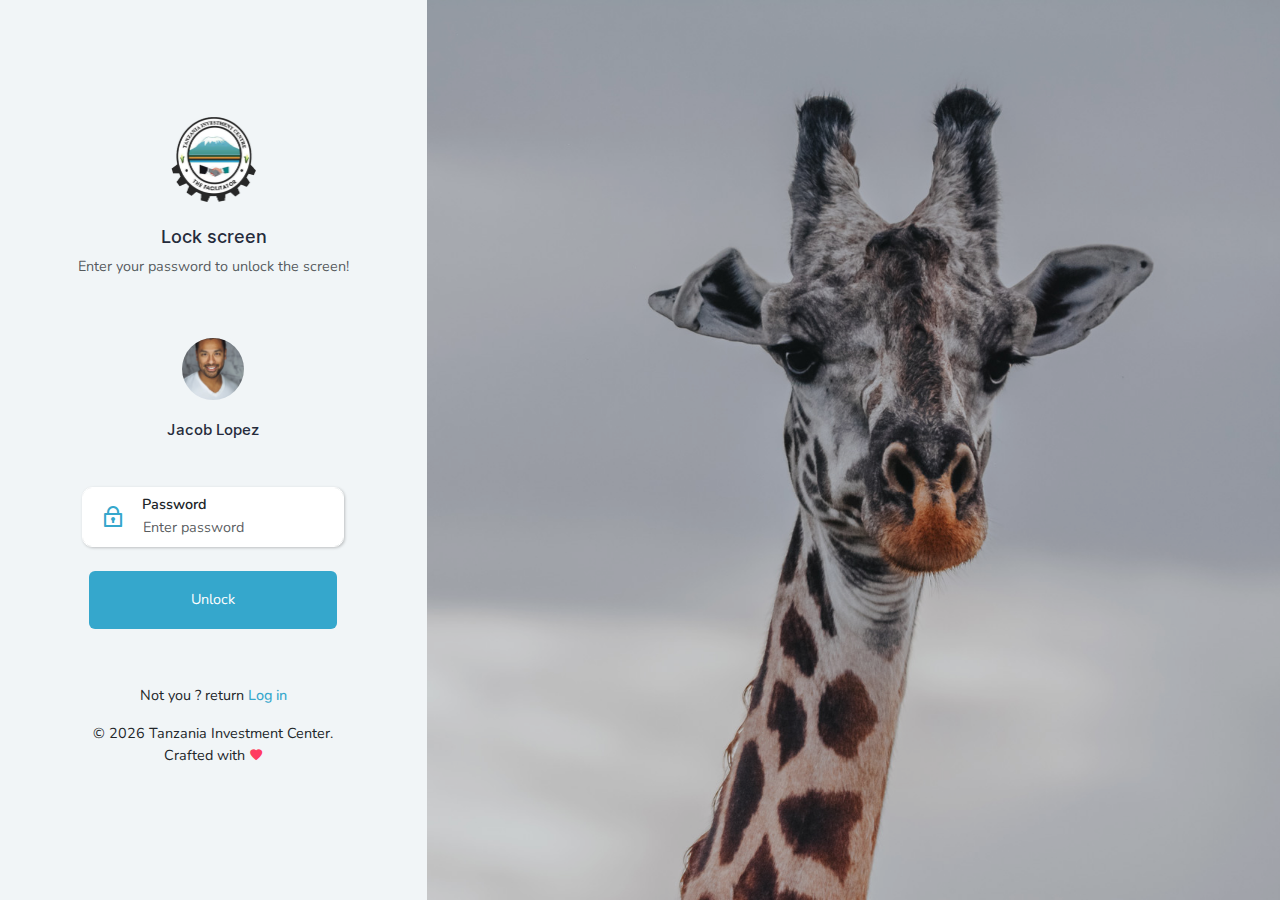
<file: auth-lock-screen.html>
<!doctype html>
<html lang="en">

    <head>
        
        <meta charset="utf-8" />
        <title>TIC | Project Registration Portal</title>
        <meta name="viewport" content="width=device-width, initial-scale=1.0">
        <meta content="Investor Project Registration Portal" name="description" />
        <!-- App favicon -->
        <link rel="shortcut icon" href="assets/images/favicon.ico">



        <!-- Bootstrap Css -->
        <link href="assets/css/bootstrap.min.css" id="bootstrap-style" rel="stylesheet" type="text/css" />
        <!-- Icons Css -->
        <link href="assets/css/icons.min.css" rel="stylesheet" type="text/css" />
        <!-- App Css-->
        <link href="assets/css/app.min.css" id="app-style" rel="stylesheet" type="text/css" />

    </head>

    <body class="auth-body-bg">
        <div>
            <div class="container-fluid p-0">
                <div class="row g-0">
                    <div class="col-lg-4">
                        <div class="authentication-page-content p-4 d-flex align-items-center min-vh-100">
                            <div class="w-100">
                                <div class="row justify-content-center">
                                    <div class="col-lg-9">
                                        <div>
                                            <div class="text-center">
                                                <div>
                                                    <a href="index.html" class="authentication-logo">
                                                        <img src="assets/images/logo-dark.png" alt="" height="85" class="auth-logo logo-dark mx-auto">
                                                        <img src="assets/images/logo-light.png" alt="" height="80" class="auth-logo logo-light mx-auto">
                                                    </a>
                                                </div>
    
                                                <h4 class="font-size-18 mt-4">Lock screen</h4>
                                                <p class="text-muted">Enter your password to unlock the screen!</p>
                                            </div>

                                            <div class="p-2 mt-5">
                                                <form class="" action="index.html">

                                                    <div class="user-thumb text-center mb-5">
                                                        <img src="assets/images/users/avatar-2.jpg" class="rounded-circle img-thumbnail avatar-md" alt="thumbnail">
                                                        <h5 class="font-size-15 mt-3">Jacob Lopez</h5>
                                                    </div>
                            
                                                    <div class="mb-3 auth-form-group-custom mb-4">
                                                        <i class="ri-lock-2-line auti-custom-input-icon"></i>
                                                        <label class="form-label" for="userpassword">Password</label>
                                                        <input type="password" class="form-control" id="userpassword" placeholder="Enter password">
                                                    </div>

                                                    <div class="mt-4 text-center">
                                                        <button class="btn btn-primary w-md waves-effect waves-light" type="submit">Unlock</button>
                                                    </div>
                                                </form>
                                            </div>

                                            <div class="mt-5 text-center">
                                                <p>Not you ? return <a href="auth-login.html" class="fw-medium text-primary"> Log in </a> </p>
                                                <p>© <script>document.write(new Date().getFullYear())</script> Tanzania Investment Center. Crafted with <i class="mdi mdi-heart text-danger"></i> </p>
                                            </div>
                                        </div>

                                    </div>
                                </div>
                            </div>
                        </div>
                    </div>
                    <div class="col-lg-8">
                        <div class="authentication-bg">
                            <div class="bg-overlay"></div>
                        </div>
                    </div>
                </div>
            </div>
        </div>

        <!-- JAVASCRIPT -->
        <script src="assets/libs/jquery/jquery.min.js"></script>
        <script src="assets/libs/bootstrap/js/bootstrap.bundle.min.js"></script>
        <script src="assets/libs/metismenu/metisMenu.min.js"></script>
        <script src="assets/libs/simplebar/simplebar.min.js"></script>
        <script src="assets/libs/node-waves/waves.min.js"></script>

        <script src="assets/js/app.js"></script>

    </body>
</html>
</file>
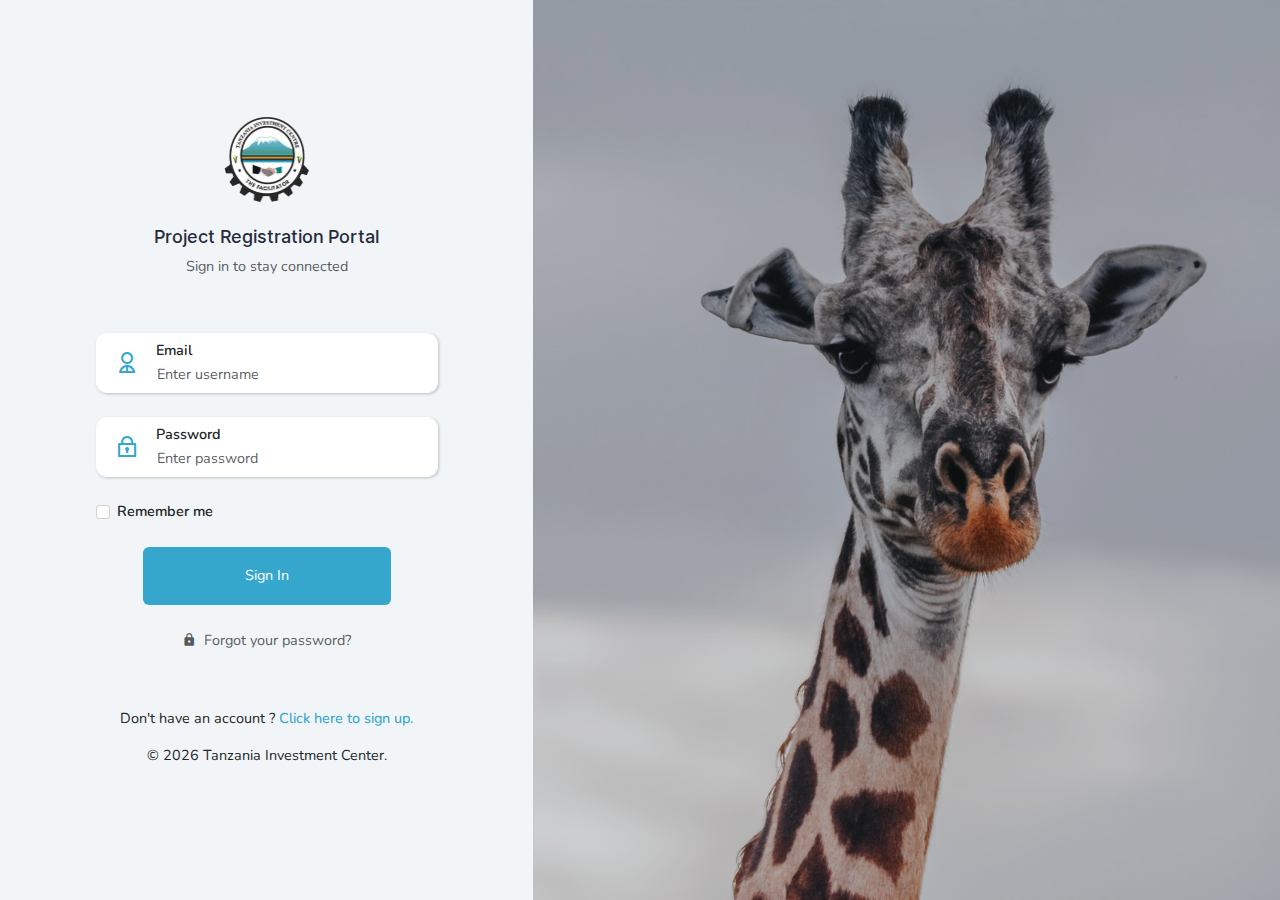
<file: auth-login.html>
<!doctype html>
<html lang="en">

    <head>
        
        <meta charset="utf-8" />
        <title>TIC | Project Registration Portal</title>
        <meta name="viewport" content="width=device-width, initial-scale=1.0">
        <meta content="Investor Project Registration Portal" name="description" />
        <link rel="shortcut icon" href="assets/images/favicon.ico">



        <!-- Bootstrap Css -->
        <link href="assets/css/bootstrap.min.css" id="bootstrap-style" rel="stylesheet" type="text/css" />
        <!-- Icons Css -->
        <link href="assets/css/icons.min.css" rel="stylesheet" type="text/css" />
        <!-- App Css-->
        <link href="assets/css/app.min.css" id="app-style" rel="stylesheet" type="text/css" />

    </head>

    <body class="auth-body-bg">
        <div>
            <div class="container-fluid p-0">
                <div class="row g-0">
                    <div class="col-lg-5">
                        <div class="authentication-page-content p-4 d-flex align-items-center min-vh-100">
                            <div class="w-100">
                                <div class="row justify-content-center">
                                    <div class="col-lg-9">
                                        <div>
                                            <div class="text-center">
                                                <div>
                                                    <a href="index.html" class="authentication-logo">
                                                        <img src="assets/images/logo-dark.png" alt="" height="85" class="auth-logo logo-dark mx-auto">
                                                        <img src="assets/images/logo-light.png" alt="" height="80" class="auth-logo logo-light mx-auto">
                                                    </a>
                                                </div>
                                                <h4 class="font-size-18 mt-4">Project Registration Portal</h4>
                                                <p class="text-muted">Sign in to stay connected</p>
                                            </div>
                                            <div class="p-2 mt-5">
                                                <form class="" action="index.html">
                    
                                                    <div class="mb-3 auth-form-group-custom mb-4">
                                                        <i class="ri-user-2-line auti-custom-input-icon"></i>
                                                        <label for="username" class="fw-semibold">Email</label>
                                                        <input type="email" class="form-control" id="useremail" placeholder="Enter username">
                                                    </div>
                            
                                                    <div class="mb-3 auth-form-group-custom mb-4">
                                                        <i class="ri-lock-2-line auti-custom-input-icon"></i>
                                                        <label for="userpassword">Password</label>
                                                        <input type="password" class="form-control" id="userpassword" placeholder="Enter password">
                                                    </div>
                            
                                                    <div class="form-check">
                                                        <input type="checkbox" class="form-check-input" id="customControlInline">
                                                        <label class="form-check-label" for="customControlInline">Remember me</label>
                                                    </div>
                                                    <div class="mt-4 text-center">
                                                        <button class="btn btn-primary w-md waves-effect waves-light" type="submit">Sign In</button>
                                                    </div>
                                                    <div class="mt-4 text-center">
                                                        <a href="auth-recoverpw.html" class="text-muted"><i class="mdi mdi-lock me-1"></i> Forgot your password?</a>
                                                    </div>
                                                </form>
                                            </div>
                                            <div class="mt-5 text-center">
                                                <p>Don't have an account ? <a href="auth-register.html" class="fw-medium text-primary"> Click here to sign up. </a> </p>
                                                <p>© <script>document.write(new Date().getFullYear())</script> Tanzania Investment Center.
                                            </div>
                                        </div>
                                    </div>
                                </div>
                            </div>
                        </div>
                    </div>
                                      
                    <div class="col-lg-7">
                        <div class="authentication-bg">
                            <div class="bg-overlay"></div>
                        </div>
                    </div>
                   
                   
                   
                   
                   
                   
                   
                   
                   
                   
                   
                   
                   
    
                   
                   
                   

                   
                   
                   
                   
                   
                   
                   
                   
                   
                   
                   
                   
                   
                   
                   
                   
                   
                   
                   

                   
                   
                   

                   
                   
                   
                   
                   

                   
                   
                   
                   
                   
                   
                   
                   
                   
                   
                   
                   
                   
                   
                </div>
            </div>
        </div>

        

        <!-- JAVASCRIPT -->
        <script src="assets/libs/jquery/jquery.min.js"></script>
        <script src="assets/libs/bootstrap/js/bootstrap.bundle.min.js"></script>
        <script src="assets/libs/metismenu/metisMenu.min.js"></script>
        <script src="assets/libs/simplebar/simplebar.min.js"></script>
        <script src="assets/libs/node-waves/waves.min.js"></script>

        <script src="assets/js/app.js"></script>

    </body>
</html>
</file>
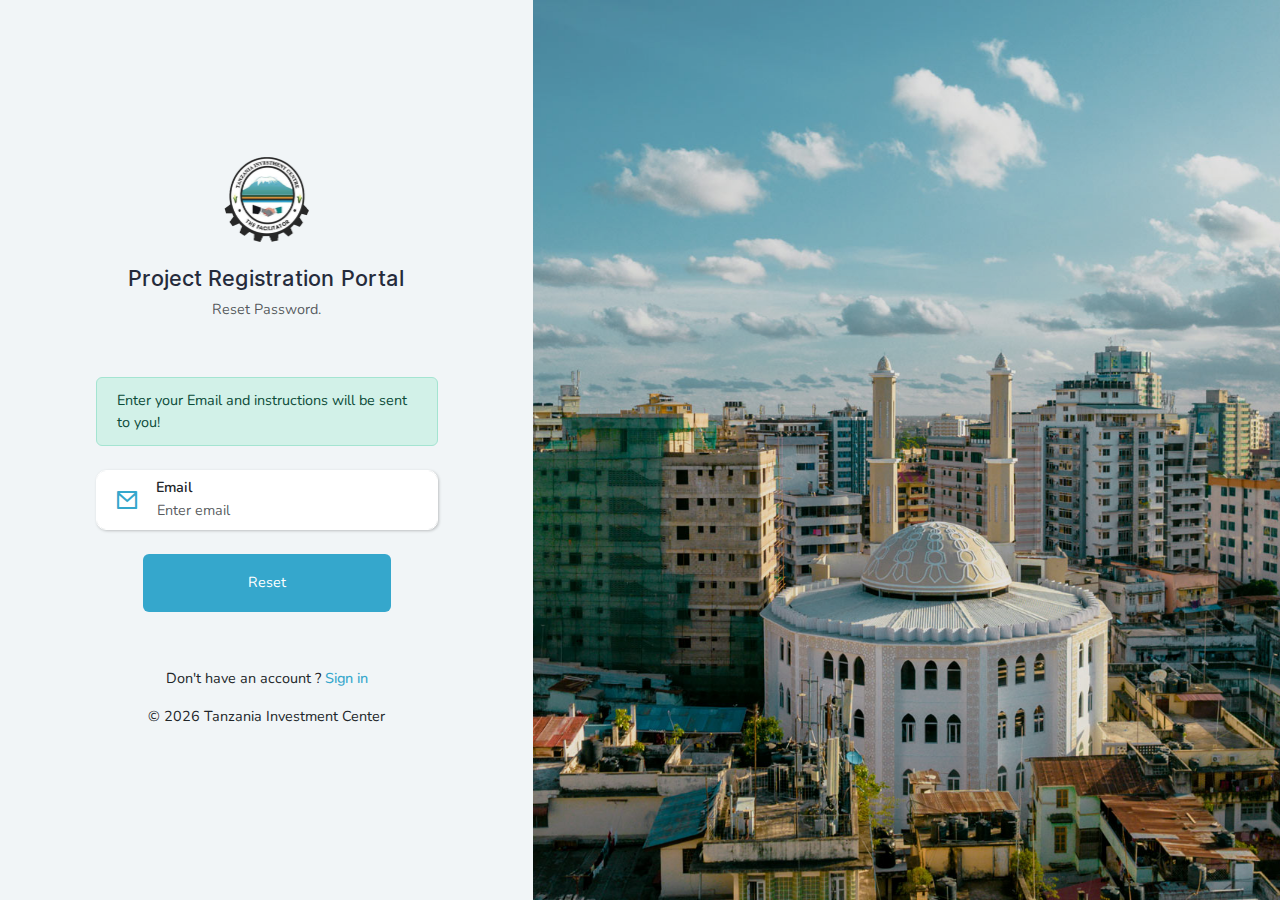
<file: auth-recoverpw.html>
<!doctype html>
<html lang="en">

    <head>
        
        <meta charset="utf-8" />
        <title>TIC | Project Registration Portal</title>
        <meta name="viewport" content="width=device-width, initial-scale=1.0">
        <meta content="Investor Project Registration Portal" name="description" />
        <!-- App favicon -->
        <link rel="shortcut icon" href="assets/images/favicon.ico">



        <!-- Bootstrap Css -->
        <link href="assets/css/bootstrap.min.css" id="bootstrap-style" rel="stylesheet" type="text/css" />
        <!-- Icons Css -->
        <link href="assets/css/icons.min.css" rel="stylesheet" type="text/css" />
        <!-- App Css-->
        <link href="assets/css/app.min.css" id="app-style" rel="stylesheet" type="text/css" />

    </head>

    <body class="auth-body-bg">
        <div>
            <div class="container-fluid p-0">
                <div class="row g-0">
                    <div class="col-lg-5">
                        <div class="authentication-page-content p-4 d-flex align-items-center min-vh-100">
                            <div class="w-100">
                                <div class="row justify-content-center">
                                    <div class="col-lg-9">
                                        <div>
                                            <div class="text-center">
                                                <div>
                                                    <a href="index.html" class="">
                                                        <img src="assets/images/logo-dark.png" alt="" height="85" class="auth-logo logo-dark mx-auto">
                                                        <img src="assets/images/logo-light.png" alt="" height="85" class="auth-logo logo-light mx-auto">
                                                    </a>
                                                </div>
    
                                                <h4 class="font-size-25 mt-4">Project Registration Portal</h4>
                                                <p class="text-muted">Reset Password.</p>
                                            </div>

                                            <div class="p-2 mt-5">
                                                <div class="alert alert-success mb-4" role="alert">
                                                    Enter your Email and instructions will be sent to you!
                                                </div>
                                                <form class="" action="index.html">
                    
                                                    <div class="auth-form-group-custom mb-4">
                                                        <i class="ri-mail-line auti-custom-input-icon"></i>
                                                        <label for="useremail">Email</label>
                                                        <input type="email" class="form-control" id="useremail" placeholder="Enter email">
                                                    </div>

                                                    <div class="mt-4 text-center">
                                                        <button class="btn btn-primary w-md waves-effect waves-light" type="submit">Reset</button>
                                                    </div>
                                                </form>
                                            </div>

                                            <div class="mt-5 text-center">
                                                <p>Don't have an account ? <a href="auth-login.html" class="fw-medium text-primary"> Sign in </a> </p>
                                                <p>© <script>document.write(new Date().getFullYear())</script> Tanzania Investment Center
                                            </div>
                                        </div>

                                    </div>
                                </div>
                            </div>
                        </div>
                    </div>
                    <div class="col-lg-7">
                        <div class="authentication-bg-reset">
                            <div class="bg-overlay"></div>
                        </div>
                    </div>
                </div>
            </div>
        </div>

        

        <!-- JAVASCRIPT -->
        <script src="assets/libs/jquery/jquery.min.js"></script>
        <script src="assets/libs/bootstrap/js/bootstrap.bundle.min.js"></script>
        <script src="assets/libs/metismenu/metisMenu.min.js"></script>
        <script src="assets/libs/simplebar/simplebar.min.js"></script>
        <script src="assets/libs/node-waves/waves.min.js"></script>

        <script src="assets/js/app.js"></script>

    </body>
</html>
</file>
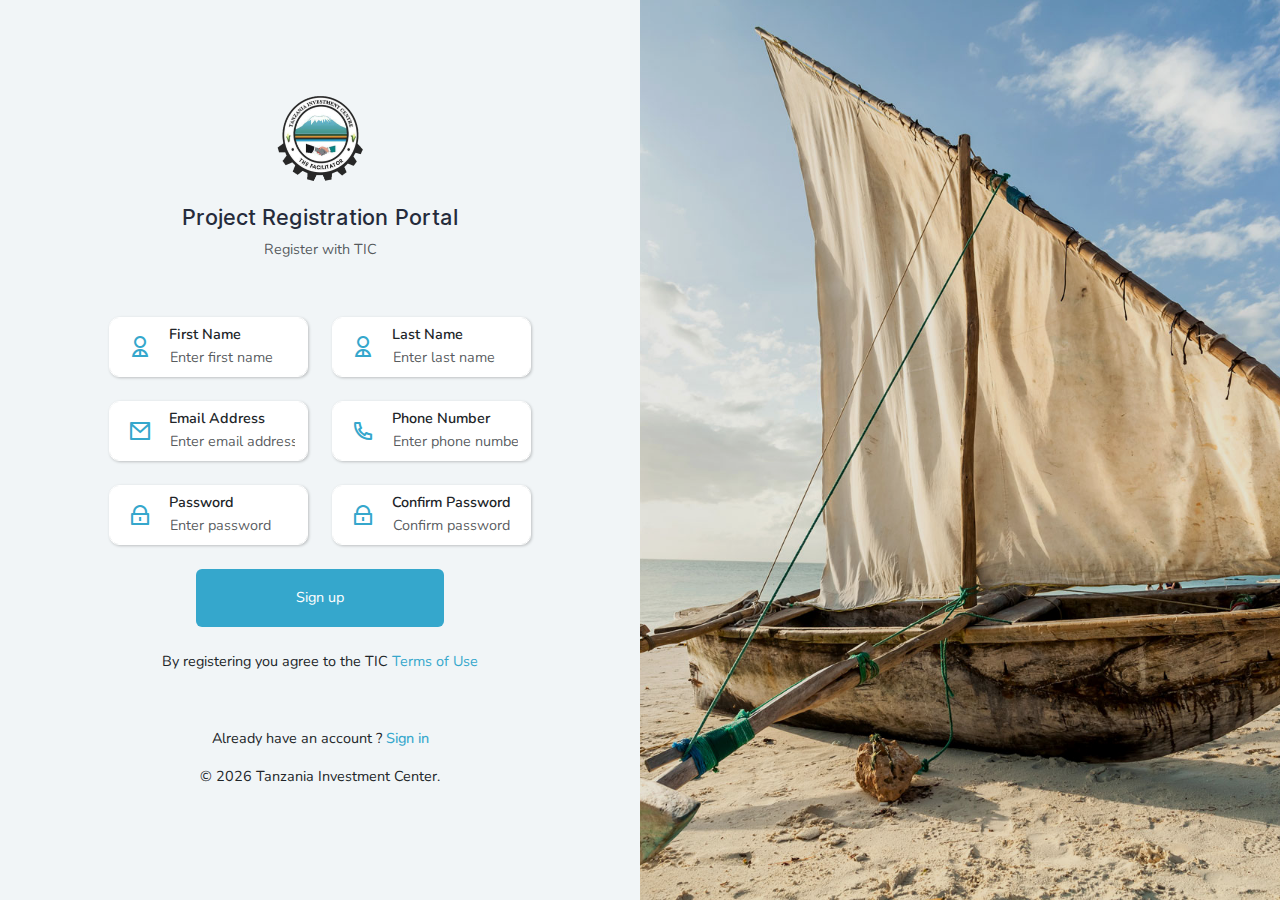
<file: auth-register.html>
<!doctype html>
<html lang="en">

    <head>
        
        <meta charset="utf-8" />
        <title>TIC | Project Registration Portal</title>
        <meta name="viewport" content="width=device-width, initial-scale=1.0">
        <meta content="Investor Project Registration Portal" name="description" />
        <!-- App favicon -->
        <link rel="shortcut icon" href="assets/images/favicon.ico">



        <!-- Bootstrap Css -->
        <link href="assets/css/bootstrap.min.css" id="bootstrap-style" rel="stylesheet" type="text/css" />
        <!-- Icons Css -->
        <link href="assets/css/icons.min.css" rel="stylesheet" type="text/css" />
        <!-- App Css-->
        <link href="assets/css/app.min.css" id="app-style" rel="stylesheet" type="text/css" />

    </head>

    <body class="auth-body-bg">
        <div>
            <div class="container-fluid p-0">
                <div class="row g-0">
                    <div class="col-lg-6">
                        <div class="authentication-page-content p-4 d-flex align-items-center min-vh-100">
                            <div class="w-100">
                                <div class="row justify-content-center">
                                    <div class="col-lg-9">
                                        <div>
                                            <div class="text-center">
                                                <div>
                                                    <a href="index.html" class="authentication-logo">
                                                        <img src="assets/images/logo-dark.png" alt="" height="85" class="auth-logo logo-dark mx-auto">
                                                        <img src="assets/images/logo-light.png" alt="" height="85" class="auth-logo logo-light mx-auto">
                                                    </a>
                                                </div>
    
                                                <h4 class="font-size-25 mt-4">Project Registration Portal</h4>
                                                <p class="text-muted">Register with TIC</p>
                                            </div>

                                            <div class="p-2 mt-5">
                                                <form class="" action="index.html">
                                                    <div class="row">
                                                        <div class="col-md-6">
                                                            <div class="auth-form-group-custom mb-4">
                                                                <i class="ri-user-2-line auti-custom-input-icon"></i>
                                                                <label for="useremail">First Name</label>
                                                                <input type="text" class="form-control" id="useremail" placeholder="Enter first name">
                                                            </div>
                                                        </div>
                                                        <div class="col-md-6">
                                                            <div class="auth-form-group-custom mb-4">
                                                                <i class="ri-user-2-line auti-custom-input-icon"></i>
                                                                <label for="useremail">Last Name</label>
                                                                <input type="text" class="form-control" id="useremail" placeholder="Enter last name">
                                                            </div>
                                                        </div>
                                                    </div>
                                                    <div class="row">
                                                        <div class="col-md-6">
                                                            <div class="auth-form-group-custom mb-4">
                                                                <i class="ri-mail-line auti-custom-input-icon"></i>
                                                                <label for="useremail">Email Address</label>
                                                                <input type="email" class="form-control" id="useremail" placeholder="Enter email address">
                                                            </div>
                                                        </div>
                                                    
                                                        <div class="col-md-6">
                                                            <div class="auth-form-group-custom mb-4">
                                                                <i class="ri-phone-line auti-custom-input-icon"></i>
                                                                <label for="userphone">Phone Number</label>
                                                                <input type="tel" class="form-control" id="userphone" placeholder="Enter phone number">
                                                            </div>
                                                        </div>
                                                    </div>
                                                    
                                                    <div class="row">
                                                        <div class="col-md-6">
                                                            <div class="auth-form-group-custom mb-4">
                                                                <i class="ri-lock-line auti-custom-input-icon"></i>
                                                                <label for="userpassword">Password</label>
                                                                <input type="password" class="form-control" id="userpassword" placeholder="Enter password">
                                                            </div>
                                                        </div>
                                                        <div class="col-md-6">
                                                            <div class="auth-form-group-custom mb-4">
                                                                <i class="ri-lock-line auti-custom-input-icon"></i>
                                                                <label for="userconfirmpassword">Confirm Password</label>
                                                                <input type="password" class="form-control" id="userconfirmpassword" placeholder="Confirm password">
                                                            </div>
                                                        </div>
                                                    </div>
                                                    
                            

                                                    <div class="text-center">
                                                        <button class="btn btn-primary w-md waves-effect waves-light" type="submit">Sign up</button>
                                                    </div>

                                                    <div class="mt-4 text-center">
                                                        <p class="mb-0">By registering you agree to the TIC <a href="#" class="text-primary">Terms of Use</a></p>
                                                    </div>
                                                </form>
                                            </div>

                                            <div class="mt-5 text-center">
                                                <p>Already have an account ? <a href="auth-login.html" class="fw-medium text-primary"> Sign in</a> </p>
                                                <p>© <script>document.write(new Date().getFullYear())</script> Tanzania Investment Center.
                                            </div>
                                        </div>

                                    </div>
                                </div>
                            </div>
                        </div>
                    </div>
                    <div class="col-lg-6">
                        <div class="authentication-bg-signup position-relative">
                            <div class="bg-overlay"></div>
                        </div>
                    </div>
                </div>
            </div>
        </div>

        

        <!-- JAVASCRIPT -->
        <script src="assets/libs/jquery/jquery.min.js"></script>
        <script src="assets/libs/bootstrap/js/bootstrap.bundle.min.js"></script>
        <script src="assets/libs/metismenu/metisMenu.min.js"></script>
        <script src="assets/libs/simplebar/simplebar.min.js"></script>
        <script src="assets/libs/node-waves/waves.min.js"></script>

        <script src="assets/js/app.js"></script>

    </body>
</html>
</file>
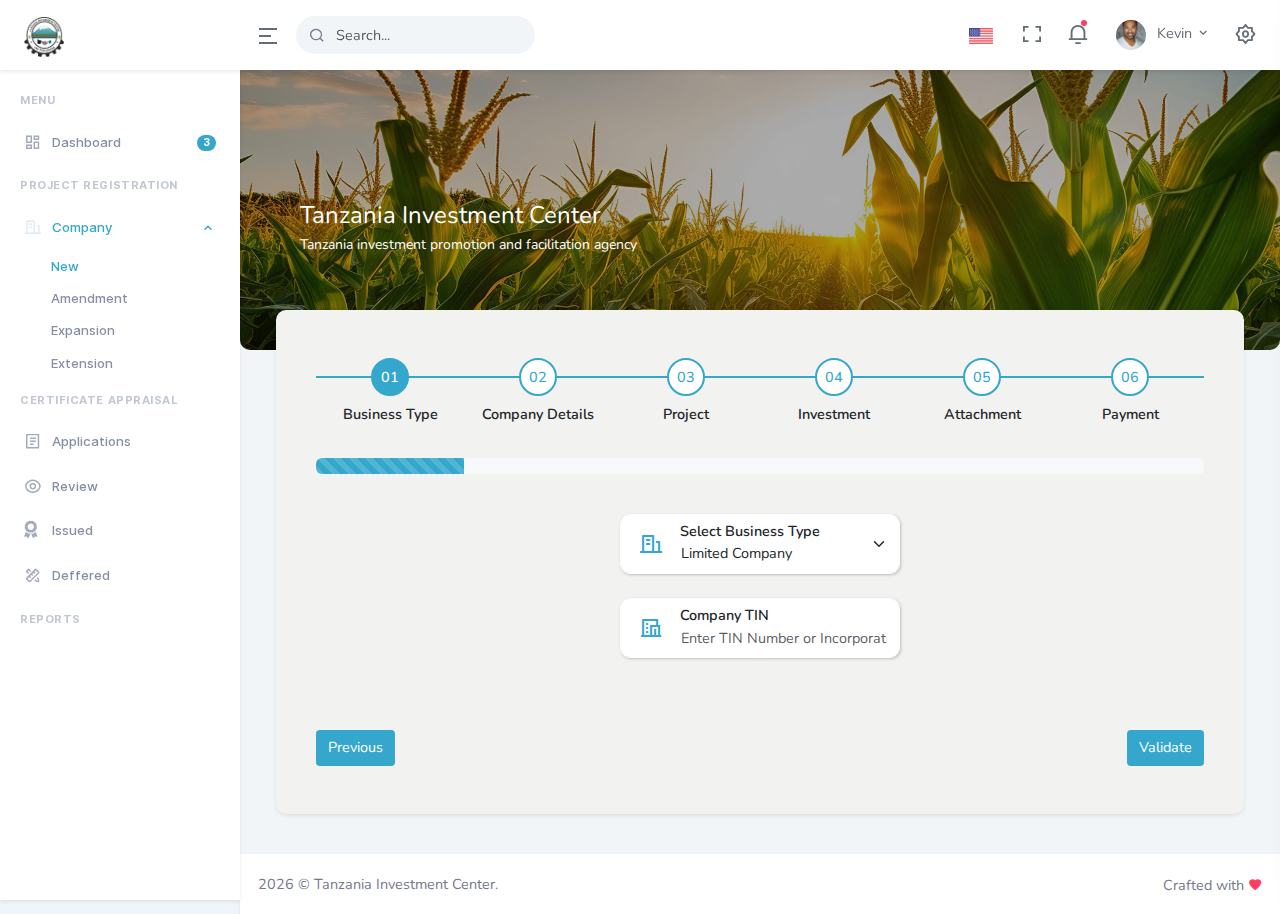
<file: company-registration.html>
<!doctype html>
<html lang="en">

<head>

    <meta charset="utf-8" />
    <title>TIC | Project Registration Portal</title>
    <meta name="viewport" content="width=device-width, initial-scale=1.0">
    <meta content="Investor Project Registration Portal" name="description" />
    <!-- App favicon -->
    <link rel="shortcut icon" href="assets/images/favicon.ico">



    <!-- twitter-bootstrap-wizard css -->
    <link rel="stylesheet" href="assets/libs/twitter-bootstrap-wizard/prettify.css">
    <link href="assets/libs/dropzone/min/dropzone.min.css" rel="stylesheet" type="text/css" />
    <!-- Bootstrap Css -->
    <link href="assets/css/bootstrap.min.css" id="bootstrap-style" rel="stylesheet" type="text/css" />
    <!-- Icons Css -->
    <link href="assets/css/icons.min.css" rel="stylesheet" type="text/css" />
    <!-- App Css-->
    <link href="assets/css/app.min.css" id="app-style" rel="stylesheet" type="text/css" />

</head>

<body data-sidebar="dark">

    <!-- <body data-layout="horizontal" data-topbar="dark"> -->

    <!-- Begin page -->
    <div id="layout-wrapper">


        <header id="page-topbar">
            <div class="navbar-header">
                <div class="d-flex">
                    <!-- LOGO -->
                    <div class="navbar-brand-box">
                        <a href="index.html" class="logo logo-dark">
                            <span class="logo-sm">
                                <img src="assets/images/logo-dark.png" alt="logo-sm-dark" height="40">
                            </span>
                            <span class="logo-lg">
                                <img src="assets/images/logo-dark.png" alt="logo-dark" height="40">
                            </span>
                        </a>

                        <a href="index.html" class="logo logo-light">
                            <span class="logo-sm">
                                <img src="assets/images/logo-light.png" alt="logo-sm-light" height="40">
                            </span>
                            <span class="logo-lg">
                                <img src="assets/images/logo-light.png" alt="logo-light" height="40">
                            </span>
                        </a>
                    </div>

                    <button type="button" class="btn btn-sm px-3 font-size-24 header-item waves-effect"
                        id="vertical-menu-btn">
                        <i class="ri-menu-2-line align-middle"></i>
                    </button>

                    <!-- App Search-->
                    <form class="app-search d-none d-lg-block">
                        <div class="position-relative">
                            <input type="text" class="form-control" placeholder="Search...">
                            <span class="ri-search-line"></span>
                        </div>
                    </form>


                </div>

                <div class="d-flex">

                    <div class="dropdown d-inline-block d-lg-none ms-2">
                        <button type="button" class="btn header-item noti-icon waves-effect"
                            id="page-header-search-dropdown" data-bs-toggle="dropdown" aria-haspopup="true"
                            aria-expanded="false">
                            <i class="ri-search-line"></i>
                        </button>
                        <div class="dropdown-menu dropdown-menu-lg dropdown-menu-end p-0"
                            aria-labelledby="page-header-search-dropdown">

                            <form class="p-3">
                                <div class="mb-3 m-0">
                                    <div class="input-group">
                                        <input type="text" class="form-control" placeholder="Search ...">
                                        <div class="input-group-append">
                                            <button class="btn btn-primary" type="submit"><i
                                                    class="ri-search-line"></i></button>
                                        </div>
                                    </div>
                                </div>
                            </form>
                        </div>
                    </div>

                    <div class="dropdown d-none d-sm-inline-block">
                        <button type="button" class="btn header-item waves-effect" data-bs-toggle="dropdown"
                            aria-haspopup="true" aria-expanded="false">
                            <img class="" src="assets/images/flags/us.jpg" alt="Header Language" height="16">
                        </button>
                        <div class="dropdown-menu dropdown-menu-end">

                            <!-- item-->
                            <a href="javascript:void(0);" class="dropdown-item notify-item">
                                <img src="assets/images/flags/spain.jpg" alt="user-image" class="me-1" height="12">
                                <span class="align-middle">Spanish</span>
                            </a>

                            <!-- item-->
                            <a href="javascript:void(0);" class="dropdown-item notify-item">
                                <img src="assets/images/flags/germany.jpg" alt="user-image" class="me-1" height="12">
                                <span class="align-middle">German</span>
                            </a>

                            <!-- item-->
                            <a href="javascript:void(0);" class="dropdown-item notify-item">
                                <img src="assets/images/flags/italy.jpg" alt="user-image" class="me-1" height="12">
                                <span class="align-middle">Italian</span>
                            </a>

                            <!-- item-->
                            <a href="javascript:void(0);" class="dropdown-item notify-item">
                                <img src="assets/images/flags/russia.jpg" alt="user-image" class="me-1" height="12">
                                <span class="align-middle">Russian</span>
                            </a>
                        </div>
                    </div>



                    <div class="dropdown d-none d-lg-inline-block ms-1">
                        <button type="button" class="btn header-item noti-icon waves-effect" data-toggle="fullscreen">
                            <i class="ri-fullscreen-line"></i>
                        </button>
                    </div>

                    <div class="dropdown d-inline-block">
                        <button type="button" class="btn header-item noti-icon waves-effect"
                            id="page-header-notifications-dropdown" data-bs-toggle="dropdown" aria-expanded="false">
                            <i class="ri-notification-3-line"></i>
                            <span class="noti-dot"></span>
                        </button>
                        <div class="dropdown-menu dropdown-menu-lg dropdown-menu-end p-0"
                            aria-labelledby="page-header-notifications-dropdown">
                            <div class="p-3">
                                <div class="row align-items-center">
                                    <div class="col">
                                        <h6 class="m-0"> Notifications </h6>
                                    </div>
                                    <div class="col-auto">
                                        <a href="#!" class="small"> View All</a>
                                    </div>
                                </div>
                            </div>
                            <div data-simplebar style="max-height: 230px;">
                                <a href="" class="text-reset notification-item">
                                    <div class="d-flex">
                                        <div class="avatar-xs me-3">
                                            <span class="avatar-title bg-primary rounded-circle font-size-16">
                                                <i class="ri-shopping-cart-line"></i>
                                            </span>
                                        </div>
                                        <div class="flex-1">
                                            <h6 class="mb-1">Your order is placed</h6>
                                            <div class="font-size-12 text-muted">
                                                <p class="mb-1">If several languages coalesce the grammar</p>
                                                <p class="mb-0"><i class="mdi mdi-clock-outline"></i> 3 min ago</p>
                                            </div>
                                        </div>
                                    </div>
                                </a>
                                <a href="" class="text-reset notification-item">
                                    <div class="d-flex">
                                        <img src="assets/images/users/avatar-3.jpg"
                                            class="me-3 rounded-circle avatar-xs" alt="user-pic">
                                        <div class="flex-1">
                                            <h6 class="mb-1">James Lemire</h6>
                                            <div class="font-size-12 text-muted">
                                                <p class="mb-1">It will seem like simplified English.</p>
                                                <p class="mb-0"><i class="mdi mdi-clock-outline"></i> 1 hours ago</p>
                                            </div>
                                        </div>
                                    </div>
                                </a>
                                <a href="" class="text-reset notification-item">
                                    <div class="d-flex">
                                        <div class="avatar-xs me-3">
                                            <span class="avatar-title bg-success rounded-circle font-size-16">
                                                <i class="ri-checkbox-circle-line"></i>
                                            </span>
                                        </div>
                                        <div class="flex-1">
                                            <h6 class="mb-1">Your item is shipped</h6>
                                            <div class="font-size-12 text-muted">
                                                <p class="mb-1">If several languages coalesce the grammar</p>
                                                <p class="mb-0"><i class="mdi mdi-clock-outline"></i> 3 min ago</p>
                                            </div>
                                        </div>
                                    </div>
                                </a>

                                <a href="" class="text-reset notification-item">
                                    <div class="d-flex">
                                        <img src="assets/images/users/avatar-4.jpg"
                                            class="me-3 rounded-circle avatar-xs" alt="user-pic">
                                        <div class="flex-1">
                                            <h6 class="mb-1">Salena Layfield</h6>
                                            <div class="font-size-12 text-muted">
                                                <p class="mb-1">As a skeptical Cambridge friend of mine occidental.</p>
                                                <p class="mb-0"><i class="mdi mdi-clock-outline"></i> 1 hours ago</p>
                                            </div>
                                        </div>
                                    </div>
                                </a>
                            </div>
                            <div class="p-2 border-top">
                                <div class="d-grid">
                                    <a class="btn btn-sm btn-link font-size-14 text-center" href="javascript:void(0)">
                                        <i class="mdi mdi-arrow-right-circle me-1"></i> View More..
                                    </a>
                                </div>
                            </div>
                        </div>
                    </div>

                    <div class="dropdown d-inline-block user-dropdown">
                        <button type="button" class="btn header-item waves-effect" id="page-header-user-dropdown"
                            data-bs-toggle="dropdown" aria-haspopup="true" aria-expanded="false">
                            <img class="rounded-circle header-profile-user" src="assets/images/users/avatar-2.jpg"
                                alt="Header Avatar">
                            <span class="d-none d-xl-inline-block ms-1">Kevin</span>
                            <i class="mdi mdi-chevron-down d-none d-xl-inline-block"></i>
                        </button>
                        <div class="dropdown-menu dropdown-menu-end">
                            <!-- item-->
                            <a class="dropdown-item" href="#"><i class="ri-user-line align-middle me-1"></i> Profile</a>
                            <a class="dropdown-item" href="#"><i class="ri-wallet-2-line align-middle me-1"></i> My
                                Wallet</a>
                            <a class="dropdown-item d-block" href="#"><span
                                    class="badge bg-success float-end mt-1">11</span><i
                                    class="ri-settings-2-line align-middle me-1"></i> Settings</a>
                            <a class="dropdown-item" href="#"><i class="ri-lock-unlock-line align-middle me-1"></i> Lock
                                screen</a>
                            <div class="dropdown-divider"></div>
                            <a class="dropdown-item text-danger" href="#"><i
                                    class="ri-shut-down-line align-middle me-1 text-danger"></i> Logout</a>
                        </div>
                    </div>

                    <div class="dropdown d-inline-block">
                        <button type="button" class="btn header-item noti-icon right-bar-toggle waves-effect">
                            <i class="ri-settings-2-line"></i>
                        </button>
                    </div>

                </div>
            </div>
        </header>

        <!-- ========== Left Sidebar Start ========== -->
        <div class="vertical-menu">

            <div data-simplebar class="h-100">

                <!--- Sidemenu -->
                <div id="sidebar-menu">
                    <!-- Left Menu Start -->
                    <ul class="metismenu list-unstyled" id="side-menu">
                        <li class="menu-title">Menu</li>

                        <li>
                            <a href="index.html" class="waves-effect">
                                <i class="ri-dashboard-line"></i><span
                                    class="badge rounded-pill bg-success float-end">3</span>
                                <span>Dashboard</span>
                            </a>
                        </li>
                        <li class="menu-title">Project Registration</li>
                        <li>
                            <a href="javascript: void(0);" class="has-arrow waves-effect">
                                <i class="ri-building-line"></i>
                                <span>Company</span>
                            </a>
                            <ul class="sub-menu" aria-expanded="false">
                                <li><a href="company-registration.html">New</a></li>
                                <li><a href="company-amendment.html">Amendment</a></li>
                                <li><a href="company-expansion.html">Expansion</a></li>
                                <li><a href="company-extension.html">Extension</a></li>

                            </ul>
                        </li>


                        <li class="menu-title">Certificate Appraisal</li>

                        <li>
                            <a href="javascript: void(0);">
                                <i class="ri-file-list-2-line"></i>
                                <span>Applications</span>
                            </a>

                        </li>
                        <li>
                            <a href="javascript: void(0);">
                                <i class="ri-eye-line"></i>
                                <span>Review</span>
                            </a>

                        </li>
                        <li>
                            <a href="javascript: void(0);">
                                <i class="fas fa-award"></i>
                                <span>Issued</span>
                            </a>

                        </li>
                        <li>
                            <a href="javascript: void(0);">
                                <i class="ri-pencil-ruler-2-line"></i>
                                <span>Deffered</span>
                            </a>

                        </li>
                        <li class="menu-title">Reports</li>





                    </ul>
                </div>
                <!-- Sidebar -->
            </div>
        </div>
        <!-- Left Sidebar End -->




        <!-- ============================================================== -->
        <!-- Start right Content here -->
        <!-- ============================================================== -->
        <div class="main-content">
            <div class="home-bg"></div>
            <div class="banner-home">Tanzania Investment Center</div>
            <div class="banner-home-desc">Tanzania investment promotion and facilitation agency </div>
            <div class="page-content-wiz">

                <div class="container-fluid">

                    <div class="row">

                        <div class="col-lg-12">

                            <div class="card-wiz">
                                <div class="card-body">

                                    <div id="progrss-wizard" class="twitter-bs-wizard">
                                        <ul class="twitter-bs-wizard-nav nav-justified nav nav-pills">
                                            <li class="nav-item">
                                                <a href="#progress-business-details" class="nav-link active"
                                                    data-toggle="tab">
                                                    <span class="step-number">01</span>
                                                    <span class="step-title">Business Type</span>
                                                </a>
                                            </li>
                                            <li class="nav-item">
                                                <a href="#progress-company-details" class="nav-link" data-toggle="tab">
                                                    <span class="step-number">02</span>
                                                    <span class="step-title">Company Details</span>
                                                </a>
                                            </li>

                                            <li class="nav-item">
                                                <a href="#progress-project-details" class="nav-link" data-toggle="tab">
                                                    <span class="step-number">03</span>
                                                    <span class="step-title">Project</span>
                                                </a>
                                            </li>
                                            <li class="nav-item">
                                                <a href="#progress-investment-details" class="nav-link"
                                                    data-toggle="tab">
                                                    <span class="step-number">04</span>
                                                    <span class="step-title">Investment</span>
                                                </a>
                                            </li>
                                            <li class="nav-item">
                                                <a href="#progress-attachment-details" class="nav-link"
                                                    data-toggle="tab">
                                                    <span class="step-number">05</span>
                                                    <span class="step-title">Attachment</span>
                                                </a>
                                            </li>
                                            <li class="nav-item">
                                                <a href="#progress-confirm-details" class="nav-link" data-toggle="tab">
                                                    <span class="step-number">06</span>
                                                    <span class="step-title">Payment</span>
                                                </a>
                                            </li>
                                        </ul>

                                        <div id="bar" class="progress mt-4 mb-3">
                                            <div class="progress-bar bg-success progress-bar-striped progress-bar-animated"
                                                style="width: 20%;"></div>
                                        </div>

                                        <div class="tab-content twitter-bs-wizard-tab-content">
                                            <div class="tab-pane active" id="progress-business-details">
                                                <form>
                                                    <div class="auth-form-group-custom mb-4">
                                                        <div class="row">
                                                            <div class="col-lg-4">
                                                            </div>
                                                            <div class="col-lg-4">
                                                                <div class="mb-3  auth-form-group-custom mb-4">

                                                                    <i
                                                                        class="ri-building-line auti-custom-input-icon"></i>
                                                                    <label class="form-label"
                                                                        for="progress-basicpill-firstname-input">Select
                                                                        Business Type</label>
                                                                    <select class="form-select form-control"
                                                                        id="progress-basicpill-firstname-input">
                                                                        <option value="AE">Limited Company</option>
                                                                        <option value="VI">Sole Proprietor</option>

                                                                    </select>

                                                                </div>
                                                            </div>
                                                            <div class="col-lg-4">
                                                            </div>

                                                        </div>
                                                        <div class="row">
                                                            <div class="col-lg-4">
                                                            </div>
                                                            <div class="col-lg-4">
                                                                <div class="mb-3 auth-form-group-custom mb-4"">
                                                                    <i class=" ri-hotel-line auti-custom-input-icon">
                                                                    </i>
                                                                    <label class="form-label"
                                                                        for="progress-basicpill-firstname-input">Company
                                                                        TIN</label>
                                                                    <input type="text" class="form-control"
                                                                        id="progress-basicpill-firstname-input"
                                                                        placeholder="Enter TIN Number or Incorporation Number">
                                                                </div>
                                                            </div>
                                                            <div class="col-lg-4">
                                                            </div>

                                                        </div>

                                                    </div>
                                                    <ul class="pager wizard twitter-bs-wizard-pager-link mb-2">
                                                        <li class="previous disabled"><a
                                                                href="javascript: void(0);">Previous</a>
                                                        </li>
                                                        <li class="next"><a href="javascript: void(0);">Validate</a>
                                                        </li>
                                                    </ul>
                                                </form>
                                            </div>
                                            <div class="tab-pane" id="progress-company-details">
                                                <div>
                                                    <form>
                                                        <div class="row">
                                                            <div class="col-lg-4">
                                                                <div class="mb-3 auth-form-group-custom mb-4"">
                                                                    <i class=" ri-building-line
                                                                    auti-custom-input-icon">
                                                                    </i>
                                                                    <label class="form-label"
                                                                        for="progress-basicpill-firstname-input">Company
                                                                        Name</label>
                                                                    <input type="text" class="form-control"
                                                                        id="progress-basicpill-firstname-input"
                                                                        placeholder="VIVO Holding Company Limited">
                                                                </div>
                                                            </div>
                                                            <div class="col-lg-4">
                                                                <div class="mb-3 auth-form-group-custom mb-4"">
                                                                    <i class=" ri-hotel-line auti-custom-input-icon">
                                                                    </i>
                                                                    <label class="form-label"
                                                                        for="progress-basicpill-firstname-input">Incorporation
                                                                        Number</label>
                                                                    <input type="text" class="form-control"
                                                                        id="progress-basicpill-firstname-input"
                                                                        placeholder="522456450 ">
                                                                </div>
                                                            </div>
                                                            <div class="col-lg-4">
                                                                <div class="mb-3 auth-form-group-custom mb-4"">
                                                                    <i class=" ri-calendar-2-line
                                                                    auti-custom-input-icon">
                                                                    </i>
                                                                    <label class="form-label"
                                                                        for="progress-basicpill-firstname-input">Incorporation
                                                                        Date</label>
                                                                    <input type="text" class="form-control"
                                                                        id="progress-basicpill-firstname-input"
                                                                        placeholder="22/01/1990">
                                                                </div>
                                                            </div>

                                                        </div>
                                                        <div class="row">
                                                            <div class="col-lg-3">
                                                                <div class="mb-3 auth-form-group-custom mb-4"">
                                                                    <i class=" ri-map-pin-line auti-custom-input-icon">
                                                                    </i>
                                                                    <label class="form-label"
                                                                        for="progress-basicpill-firstname-input">Company
                                                                        Region</label>
                                                                    <input type="text" class="form-control"
                                                                        id="progress-basicpill-firstname-input"
                                                                        placeholder="Dar es Salaam">
                                                                </div>
                                                            </div>
                                                            <div class="col-lg-3">
                                                                <div class="mb-3 auth-form-group-custom mb-4"">
                                                                    <i class=" ri-map-pin-line auti-custom-input-icon">
                                                                    </i>
                                                                    <label class="form-label"
                                                                        for="progress-basicpill-firstname-input">Company
                                                                        District</label>
                                                                    <input type="text" class="form-control"
                                                                        id="progress-basicpill-firstname-input"
                                                                        placeholder="Kinondoni">
                                                                </div>
                                                            </div>
                                                            <div class="col-lg-3">
                                                                <div class="mb-3 auth-form-group-custom mb-4"">
                                                                    <i class=" ri-map-pin-line auti-custom-input-icon">
                                                                    </i>
                                                                    <label class="form-label"
                                                                        for="progress-basicpill-firstname-input">Company
                                                                        Ward</label>
                                                                    <input type="text" class="form-control"
                                                                        id="progress-basicpill-firstname-input"
                                                                        placeholder="Wazo Hill">
                                                                </div>
                                                            </div>
                                                            <div class="col-lg-3">
                                                                <div class="mb-3 auth-form-group-custom mb-4"">
                                                                    <i class=" ri-map-pin-line auti-custom-input-icon">
                                                                    </i>
                                                                    <label class="form-label"
                                                                        for="progress-basicpill-firstname-input">Company
                                                                        Street</label>
                                                                    <input type="text" class="form-control"
                                                                        id="progress-basicpill-firstname-input"
                                                                        placeholder="Mianzini Street">
                                                                </div>
                                                            </div>

                                                        </div>

                                                        <div class="row">
                                                            <div class="col-lg-4">
                                                                <div class="mb-3 auth-form-group-custom mb-4"">
                                                                    <i class=" ri-user-2-line auti-custom-input-icon">
                                                                    </i>
                                                                    <label class="form-label"
                                                                        for="progress-basicpill-firstname-input">Shareholder
                                                                        Name</label>
                                                                    <input type="text" class="form-control"
                                                                        id="progress-basicpill-firstname-input"
                                                                        placeholder="Peter Shekiondo">
                                                                </div>
                                                            </div>
                                                            <div class="col-lg-4">
                                                                <div class="mb-3 auth-form-group-custom mb-4"">
                                                                    <i class=" ri-flag-line auti-custom-input-icon">
                                                                    </i>
                                                                    <label class="form-label"
                                                                        for="progress-basicpill-firstname-input">Nationality</label>
                                                                    <input type="text" class="form-control"
                                                                        id="progress-basicpill-firstname-input"
                                                                        placeholder="Tanzania">
                                                                </div>
                                                            </div>
                                                            <div class="col-lg-4">
                                                                <div class="mb-3 auth-form-group-custom mb-4"">
                                                                    <i class=" ri-share-line auti-custom-input-icon">
                                                                    </i>
                                                                    <label class="form-label"
                                                                        for="progress-basicpill-firstname-input">Shares</label>
                                                                    <input type="text" class="form-control"
                                                                        id="progress-basicpill-firstname-input"
                                                                        placeholder="40%">
                                                                </div>
                                                            </div>

                                                        </div>
                                                        <div class="row">
                                                            <div class="col-lg-4">
                                                                <div class="mb-3 auth-form-group-custom mb-4"">
                                                                    <i class=" ri-user-2-line auti-custom-input-icon">
                                                                    </i>
                                                                    <label class="form-label"
                                                                        for="progress-basicpill-firstname-input">Shareholder
                                                                        Name</label>
                                                                    <input type="text" class="form-control"
                                                                        id="progress-basicpill-firstname-input"
                                                                        placeholder="Isaac Chikoma">
                                                                </div>
                                                            </div>
                                                            <div class="col-lg-4">
                                                                <div class="mb-3 auth-form-group-custom mb-4"">
                                                                    <i class=" ri-flag-line auti-custom-input-icon">
                                                                    </i>
                                                                    <label class="form-label"
                                                                        for="progress-basicpill-firstname-input">Nationality</label>
                                                                    <input type="text" class="form-control"
                                                                        id="progress-basicpill-firstname-input"
                                                                        placeholder="Tanzania">
                                                                </div>
                                                            </div>
                                                            <div class="col-lg-4">
                                                                <div class="mb-3 auth-form-group-custom mb-4"">
                                                                    <i class=" ri-share-line auti-custom-input-icon">
                                                                    </i>
                                                                    <label class="form-label"
                                                                        for="progress-basicpill-firstname-input">Shares</label>
                                                                    <input type="text" class="form-control"
                                                                        id="progress-basicpill-firstname-input"
                                                                        placeholder="40%">
                                                                </div>
                                                            </div>

                                                        </div>
                                                        <div class="row">
                                                            <div class="col-lg-4">
                                                                <div class="mb-3 auth-form-group-custom mb-4"">
                                                                    <i class=" ri-user-2-line auti-custom-input-icon">
                                                                    </i>
                                                                    <label class="form-label"
                                                                        for="progress-basicpill-firstname-input">Shareholder
                                                                        Name</label>
                                                                    <input type="text" class="form-control"
                                                                        id="progress-basicpill-firstname-input"
                                                                        placeholder="Erick-Hendrick Mtenga">
                                                                </div>
                                                            </div>
                                                            <div class="col-lg-4">
                                                                <div class="mb-3 auth-form-group-custom mb-4"">
                                                                    <i class=" ri-flag-line auti-custom-input-icon">
                                                                    </i>
                                                                    <label class="form-label"
                                                                        for="progress-basicpill-firstname-input">Nationality</label>
                                                                    <input type="text" class="form-control"
                                                                        id="progress-basicpill-firstname-input"
                                                                        placeholder="Tanzania">
                                                                </div>
                                                            </div>
                                                            <div class="col-lg-4">
                                                                <div class="mb-3 auth-form-group-custom mb-4"">
                                                                    <i class=" ri-share-line auti-custom-input-icon">
                                                                    </i>
                                                                    <label class="form-label"
                                                                        for="progress-basicpill-firstname-input">Shares</label>
                                                                    <input type="text" class="form-control"
                                                                        id="progress-basicpill-firstname-input"
                                                                        placeholder="20%">
                                                                </div>
                                                            </div>

                                                        </div>
                                                        <div class="row">
                                                            <h4 class="card-title mb-3">Contact Person</h4>
                                                            <div class="col-lg-3">
                                                                <div class="mb-3 auth-form-group-custom mb-4"">
                                                                    <i class=" ri-user-2-line auti-custom-input-icon">
                                                                    </i>
                                                                    <label class="form-label"
                                                                        for="progress-basicpill-firstname-input">First
                                                                        Name</label>
                                                                    <input type="text" class="form-control"
                                                                        id="progress-basicpill-firstname-input"
                                                                        placeholder="Hamis">
                                                                </div>
                                                            </div>
                                                            <div class="col-lg-3">
                                                                <div class="mb-3 auth-form-group-custom mb-4"">
                                                                    <i class=" ri-user-2-line auti-custom-input-icon">
                                                                    </i>
                                                                    <label class="form-label"
                                                                        for="progress-basicpill-firstname-input">Last
                                                                        Name</label>
                                                                    <input type="text" class="form-control"
                                                                        id="progress-basicpill-firstname-input"
                                                                        placeholder="Mohamed">
                                                                </div>
                                                            </div>
                                                            <div class="col-lg-3">
                                                                <div class="mb-3 auth-form-group-custom mb-4"">
                                                                    <i class=" ri-smartphone-line
                                                                    auti-custom-input-icon">
                                                                    </i>
                                                                    <label class="form-label"
                                                                        for="progress-basicpill-firstname-input">Phone
                                                                        Number</label>
                                                                    <input type="text" class="form-control"
                                                                        id="progress-basicpill-firstname-input"
                                                                        placeholder="+255714000000">
                                                                </div>
                                                            </div>
                                                            <div class="col-lg-3">
                                                                <div class="mb-3 auth-form-group-custom mb-4"">
                                                                    <i class=" ri-map-pin-line auti-custom-input-icon">
                                                                    </i>
                                                                    <label class="form-label"
                                                                        for="progress-basicpill-firstname-input">Company
                                                                        Street</label>
                                                                    <input type="text" class="form-control"
                                                                        id="progress-basicpill-firstname-input"
                                                                        placeholder="Mianzini Street">
                                                                </div>
                                                            </div>

                                                        </div>

                                                        <ul class="pager wizard twitter-bs-wizard-pager-link mb-2">
                                                            <li class="previous disabled"><a
                                                                    href="javascript: void(0);">Previous</a>
                                                            </li>
                                                            <li class="next"><a href="javascript: void(0);">Next</a>
                                                            </li>
                                                        </ul>
                                                    </form>
                                                </div>
                                            </div>

                                            <div class="tab-pane" id="progress-project-details">
                                                <div>
                                                    <div class="container">
                                                        <form class="form-container">
                                                            <div class="flex-row">
                                                                <div class="column">
                                                                    <div class="mb-3 auth-form-group-custom mb-4">
                                                                        <i
                                                                            class="ri-article-line auti-custom-input-icon">
                                                                        </i>
                                                                        <label class="form-label"
                                                                            for="progress-basicpill-firstname-input">Project
                                                                            Description</label>
                                                                        <textarea class="form-control custom-textarea"
                                                                            id="basicpill-address-input"
                                                                            placeholder="Enter Project Description"></textarea>
                                                                    </div>
                                                                </div>


                                                                <div class="column">
                                                                    <div class="mb-3 auth-form-group-custom mb-4">
                                                                        <i
                                                                            class="ri-settings-2-line auti-custom-input-icon">
                                                                        </i>
                                                                        <label class="form-label"
                                                                            for="progress-basicpill-firstname-input">Select
                                                                            Sector</label>
                                                                        <select class="form-select form-control"
                                                                            id="progress-basicpill-firstname-input">
                                                                            <option value="AE">Mining</option>
                                                                            <option value="VI">Agriculture</option>

                                                                        </select>
                                                                    </div>
                                                                    <div class="mb-3 auth-form-group-custom mb-4">
                                                                        <i
                                                                            class="ri-user-2-line auti-custom-input-icon">
                                                                        </i>
                                                                        <label class="form-label"
                                                                            for="progress-basicpill-firstname-input">Foreign
                                                                            Employment</label>
                                                                        <input type="text" class="form-control"
                                                                            id="progress-basicpill-firstname-input"
                                                                            placeholder="Number of Foreign Employment">
                                                                    </div>
                                                                    <div class="mb-3 auth-form-group-custom mb-4">
                                                                        <i
                                                                            class="ri-user-2-line auti-custom-input-icon">
                                                                        </i>
                                                                        <label class="form-label"
                                                                            for="progress-basicpill-firstname-input">Male</label>
                                                                        <input type="text" class="form-control"
                                                                            id="progress-basicpill-firstname-input"
                                                                            placeholder="Number Male">
                                                                    </div>
                                                                </div>
                                                                <div class="column">
                                                                    <div class="mb-3 auth-form-group-custom mb-4">
                                                                        <i
                                                                            class="ri-settings-2-line auti-custom-input-icon">
                                                                        </i>
                                                                        <label class="form-label"
                                                                            for="progress-basicpill-firstname-input">Select
                                                                            Subsector</label>
                                                                        <select class="form-select form-control"
                                                                            id="progress-basicpill-firstname-input">
                                                                            <option value="AE">Cobalt</option>
                                                                            <option value="VI">Plantations</option>

                                                                        </select>
                                                                    </div>
                                                                    <div class="mb-3 auth-form-group-custom mb-4">
                                                                        <i
                                                                            class=" ri-user-2-line auti-custom-input-icon">
                                                                        </i>
                                                                        <label class="form-label"
                                                                            for="progress-basicpill-firstname-input">Local
                                                                            Employment</label>
                                                                        <input type="text" class="form-control"
                                                                            id="progress-basicpill-firstname-input"
                                                                            placeholder="Number of Local Employment">
                                                                    </div>
                                                                    <div class="mb-3 auth-form-group-custom mb-4">
                                                                        <i
                                                                            class=" ri-user-2-line auti-custom-input-icon">
                                                                        </i>
                                                                        <label class="form-label"
                                                                            for="progress-basicpill-firstname-input">Female</label>
                                                                        <input type="text" class="form-control"
                                                                            id="progress-basicpill-firstname-input"
                                                                            placeholder="Number of Female">
                                                                    </div>
                                                                </div>


                                                            </div>

                                                            <div class="flex-row">
                                                                <div class="column">
                                                                    <div class="mb-3 auth-form-group-custom mb-1">
                                                                        <i
                                                                            class="dripicons-battery-full auti-custom-input-icon">
                                                                        </i>
                                                                        <label class="form-label"
                                                                            for="progress-basicpill-firstname-input">Investment
                                                                            Capacity</label>
                                                                        <input type="text" class="form-control"
                                                                            id="progress-basicpill-firstname-input"
                                                                            placeholder="1200 Metric Tons">
                                                                    </div>
                                                                </div>

                                                                <div class="column">
                                                                    <div class="mb-3 auth-form-group-custom mb-1">
                                                                        <i class="dripicons-map 
                                                                    auti-custom-input-icon">
                                                                        </i>
                                                                        <label class="form-label"
                                                                            for="progress-basicpill-firstname-input">Maps
                                                                            Location</label>
                                                                        <input type="text" class="form-control"
                                                                            id="progress-basicpill-firstname-input"
                                                                            placeholder="-6.8002454,39.1246328">

                                                                    </div>

                                                                </div>
                                                                <div class="column">
                                                                    <div class="mb-3 auth-form-group-custom mb-1"">
                                                                    <i class=" ri-pencil-ruler-2-line
                                                                        auti-custom-input-icon">
                                                                        </i>
                                                                        <label class="form-label"
                                                                            for="progress-basicpill-firstname-input">Project
                                                                            Type</label>
                                                                        <select class="form-select form-control"
                                                                            id="progress-basicpill-firstname-input">
                                                                            <option value="AE">Project type 1</option>
                                                                            <option value="VI">Pro type 2</option>

                                                                        </select>
                                                                    </div>

                                                                </div>
                                                            </div>
                                                            <div class="flex-row">
                                                                <div class="column">
                                                                    <div class="mb-3 auth-form-group-custom mb-4"">
                                                                    <i class=" ri-map-pin-line auti-custom-input-icon">
                                                                        </i>
                                                                        <label class="form-label"
                                                                            for="progress-basicpill-firstname-input">Project
                                                                            Region</label>
                                                                        <input type="text" class="form-control"
                                                                            id="progress-basicpill-firstname-input"
                                                                            placeholder="Mtwara">
                                                                    </div>
                                                                </div>

                                                                <div class="column">
                                                                    <div class="mb-3 auth-form-group-custom mb-4"">
                                                                    <i class=" ri-map-pin-line auti-custom-input-icon">
                                                                        </i>
                                                                        <label class="form-label"
                                                                            for="progress-basicpill-firstname-input">Project
                                                                            District</label>
                                                                        <input type="text" class="form-control"
                                                                            id="progress-basicpill-firstname-input"
                                                                            placeholder="Tandahimba">

                                                                    </div>

                                                                </div>
                                                                <div class="column">
                                                                    <div class="mb-3 auth-form-group-custom mb-4"">
                                                                    <i class=" ri-map-pin-line auti-custom-input-icon">
                                                                        </i>
                                                                        <label class="form-label"
                                                                            for="progress-basicpill-firstname-input">Plot
                                                                            / Block Number</label>
                                                                        <input type="text" class="form-control"
                                                                            id="progress-basicpill-firstname-input"
                                                                            placeholder="24 B">

                                                                    </div>

                                                                </div>
                                                                <div class="column">
                                                                    <div class="mb-3 auth-form-group-custom mb-4"">
                                                                    <i class=" ri-map-pin-line auti-custom-input-icon">
                                                                        </i>
                                                                        <label class="form-label"
                                                                            for="progress-basicpill-firstname-input">Street
                                                                        </label>
                                                                        <input type="text" class="form-control"
                                                                            id="progress-basicpill-firstname-input"
                                                                            placeholder="Mwendapole">


                                                                        </select>
                                                                    </div>

                                                                </div>
                                                            </div>
                                                            <ul class="pager wizard twitter-bs-wizard-pager-link mb-2">
                                                                <li class="previous disabled"><a
                                                                        href="javascript: void(0);">Previous</a>
                                                                </li>
                                                                <li class="next"><a href="javascript: void(0);">Next</a>
                                                                </li>
                                                            </ul>
                                                        </form>
                                                    </div>
                                                </div>

                                            </div>
                                            <div class="tab-pane" id="progress-investment-details">
                                                <div>
                                                    <form>
                                                        <div class="row">
                                                            <div class="col-lg-3">
                                                                <div class="mb-3 auth-form-group-custom mb-4">
                                                                    <i class=" ri-briefcase-line
                                                                    auti-custom-input-icon">
                                                                    </i>
                                                                    <label class="form-label"
                                                                        for="progress-basicpill-firstname-input">Investment
                                                                        Foreign Equity</label>
                                                                    <input type="text" class="form-control"
                                                                        id="progress-basicpill-firstname-input"
                                                                        placeholder="Dar es Salaam">
                                                                </div>
                                                            </div>
                                                            <div class="col-lg-3">
                                                                <div class="mb-3 auth-form-group-custom mb-4">
                                                                    <i class=" ri-map-pin-line auti-custom-input-icon">
                                                                    </i>
                                                                    <label class="form-label"
                                                                        for="progress-basicpill-firstname-input">Foreign
                                                                        Equity Country</label>
                                                                    <select class="form-select form-control"
                                                                        id="progress-basicpill-firstname-input">
                                                                        <option value="United Kingdom">United kingdom
                                                                        </option>
                                                                        <option value="Germany">Germany</option>

                                                                    </select>

                                                                </div>
                                                            </div>
                                                            <div class="col-lg-3">
                                                                <div class="mb-3 auth-form-group-custom mb-4">
                                                                    <i class=" ri-briefcase-line
                                                                    auti-custom-input-icon">
                                                                    </i>
                                                                    <label class="form-label"
                                                                        for="progress-basicpill-firstname-input">Foreign
                                                                        Loan Amount</label>
                                                                    <input type="text" class="form-control"
                                                                        id="progress-basicpill-firstname-input"
                                                                        placeholder="Wazo Hill">
                                                                </div>
                                                            </div>
                                                            <div class="col-lg-3">
                                                                <div class="mb-3 auth-form-group-custom mb-4">
                                                                    <i class=" ri-map-pin-line auti-custom-input-icon">
                                                                    </i>
                                                                    <label class="form-label"
                                                                        for="progress-basicpill-firstname-input">Foreign
                                                                        Loan Country</label>
                                                                    <select class="form-select form-control"
                                                                        id="progress-basicpill-firstname-input">
                                                                        <option value="United Kingdom">United kingdom
                                                                        </option>
                                                                        <option value="Germany">Germany</option>

                                                                    </select>

                                                                </div>
                                                            </div>

                                                        </div>
                                                        <div class="row">
                                                            <div class="col-lg-3">
                                                                <div class="mb-3 auth-form-group-custom mb-4"">
                                                                    <i class=" ri-briefcase-line
                                                                    auti-custom-input-icon">
                                                                    </i>
                                                                    <label class="form-label"
                                                                        for="progress-basicpill-firstname-input">Investment
                                                                        Local Equity</label>
                                                                    <input type="text" class="form-control"
                                                                        id="progress-basicpill-firstname-input"
                                                                        placeholder="Dar es Salaam">
                                                                </div>
                                                            </div>
                                                            <div class="col-lg-3">
                                                                <div class="mb-3 auth-form-group-custom mb-4"">
                                                                    <i class=" ri-map-pin-line auti-custom-input-icon">
                                                                    </i>
                                                                    <label class="form-label"
                                                                        for="progress-basicpill-firstname-input">Local
                                                                        Equity Country</label>
                                                                    <select class="form-select form-control"
                                                                        id="progress-basicpill-firstname-input">
                                                                        <option value="United Kingdom">United kingdom
                                                                        </option>
                                                                        <option value="Germany">Germany</option>

                                                                    </select>

                                                                </div>
                                                            </div>
                                                            <div class="col-lg-3">
                                                                <div class="mb-3 auth-form-group-custom mb-4">
                                                                    <i class=" ri-briefcase-line
                                                                    auti-custom-input-icon">
                                                                    </i>
                                                                    <label class="form-label"
                                                                        for="progress-basicpill-firstname-input">Local
                                                                        Loan Amount</label>
                                                                    <input type="text" class="form-control"
                                                                        id="progress-basicpill-firstname-input"
                                                                        placeholder="Wazo Hill">
                                                                </div>
                                                            </div>
                                                            <div class="col-lg-3">
                                                                <div class="mb-3 auth-form-group-custom mb-4">
                                                                    <i class=" ri-map-pin-line auti-custom-input-icon">
                                                                    </i>
                                                                    <label class="form-label"
                                                                        for="progress-basicpill-firstname-input">Local
                                                                        Loan Country</label>
                                                                    <select class="form-select form-control"
                                                                        id="progress-basicpill-firstname-input">
                                                                        <option value="United Kingdom">Tanzania
                                                                        </option>
                                                                        <option value="Germany">Uganda</option>

                                                                    </select>

                                                                </div>
                                                            </div>

                                                        </div>
                                                        <div class="row">
                                                            <div class="col-lg-3">
                                                                <div class="mb-3 auth-form-group-custom mb-4">
                                                                    <i class=" ri-briefcase-line
                                                                    auti-custom-input-icon">
                                                                    </i>
                                                                    <label class="form-label"
                                                                        for="progress-basicpill-firstname-input">Land /
                                                                        Building</label>
                                                                    <input type="text" class="form-control"
                                                                        id="progress-basicpill-firstname-input"
                                                                        placeholder="Enter property value">
                                                                </div>
                                                            </div>
                                                            <div class="col-lg-3">
                                                                <div class="mb-3 auth-form-group-custom mb-4">
                                                                    <i class=" ri-briefcase-line
                                                                    auti-custom-input-icon">
                                                                    </i>
                                                                    <label class="form-label"
                                                                        for="progress-basicpill-firstname-input">Plant &
                                                                        Machinery</label>
                                                                    <input type="text" class="form-control"
                                                                        id="progress-basicpill-firstname-input"
                                                                        placeholder="Plant & Machinery value">

                                                                </div>
                                                            </div>
                                                            <div class="col-lg-3">
                                                                <div class="mb-3 auth-form-group-custom mb-4"">
                                                                    <i class=" ri-briefcase-line
                                                                    auti-custom-input-icon">
                                                                    </i>
                                                                    <label class="form-label"
                                                                        for="progress-basicpill-firstname-input">Vehicles</label>
                                                                    <input type="text" class="form-control"
                                                                        id="progress-basicpill-firstname-input"
                                                                        placeholder="Vehicle values">
                                                                </div>
                                                            </div>
                                                            <div class="col-lg-3">
                                                                <div class="mb-3 auth-form-group-custom mb-4"">
                                                                    <i class=" ri-briefcase-line
                                                                    auti-custom-input-icon">
                                                                    </i>
                                                                    <label class="form-label"
                                                                        for="progress-basicpill-firstname-input">Furniture
                                                                        & Fittings</label>
                                                                    <input type="text" class="form-control"
                                                                        id="progress-basicpill-firstname-input"
                                                                        placeholder="Furniture & Fittings value">
                                                                </div>
                                                            </div>

                                                        </div>
                                                        <div class="row">
                                                            <div class="col-md-3">
                                                                <p class="lead">
                                                                    Investment Breakdown USD $
                                                                </p>
                                                            </div>
                                                            <div class="col-md-9">
                                                                <hr>
                                                            </div>

                                                            <div class="form-container">
                                                                <div class="flex-row">
                                                                    <div class="column">
                                                                        <div class="mb-3 auth-form-group-custom mb-4">
                                                                            <i
                                                                                class="ri-briefcase-line auti-custom-input-icon">
                                                                            </i>
                                                                            <label class="form-label"
                                                                                for="progress-basicpill-firstname-input">Others
                                                                            </label>
                                                                            <input type="text" class="form-control"
                                                                                id="progress-basicpill-firstname-input"
                                                                                placeholder="Other Sources of Income">
                                                                        </div>
                                                                        <div class="mb-3 auth-form-group-custom mb-4">
                                                                            <i
                                                                                class="ri-briefcase-line auti-custom-input-icon">
                                                                            </i>
                                                                            <label class="form-label"
                                                                                for="progress-basicpill-firstname-input">Total
                                                                                Investment</label>
                                                                            <input type="text" class="form-control"
                                                                                id="progress-basicpill-firstname-input"
                                                                                placeholder="20M">
                                                                        </div>

                                                                    </div>
                                                                    <div class="column">
                                                                        <div class="mb-3 auth-form-group-custom mb-4">
                                                                            <i
                                                                                class="ri-briefcase-line auti-custom-input-icon">
                                                                            </i>
                                                                            <label class="form-label"
                                                                                for="progress-basicpill-firstname-input">Source
                                                                                Country</label>
                                                                            <select class="form-select form-control"
                                                                                id="progress-basicpill-firstname-input">
                                                                                <option value="United Kingdom">Tanzania
                                                                                </option>
                                                                                <option value="Germany">Uganda</option>

                                                                            </select>

                                                                        </div>
                                                                        <div class="mb-3 auth-form-group-custom mb-4">
                                                                            <i
                                                                                class="ri-briefcase-line auti-custom-input-icon">
                                                                            </i>
                                                                            <label class="form-label"
                                                                                for="progress-basicpill-firstname-input">Working
                                                                                Capital</label>
                                                                            <input type="text" class="form-control"
                                                                                id="progress-basicpill-firstname-input"
                                                                                placeholder="20M">
                                                                        </div>

                                                                    </div>

                                                                    <div class="column">
                                                                        <div class="mb-3 auth-form-group-custom mb-4">
                                                                            <i
                                                                                class="ri-article-line auti-custom-input-icon">
                                                                            </i>
                                                                            <label class="form-label"
                                                                                for="progress-basicpill-firstname-input">Others
                                                                                Description</label>
                                                                            <textarea
                                                                                class="form-control custom-textarea-investment"
                                                                                id="basicpill-address-input"
                                                                                placeholder="Enter Description"></textarea>
                                                                        </div>
                                                                    </div>
                                                                </div>
                                                            </div>

                                                            <ul class="pager wizard twitter-bs-wizard-pager-link mb-2">
                                                                <li class="previous disabled"><a
                                                                        href="javascript: void(0);">Previous</a>
                                                                </li>
                                                                <li class="next"><a href="javascript: void(0);">Next</a>
                                                                </li>
                                                            </ul>
                                                        </div>
                                                    </form>
                                                </div>
                                            </div>

                                            <div class="tab-pane" id="progress-attachment-details">


                                                <form action="#">
                                                    <div class="row">
                                                        <div class="col-md-4">

                                                            <div class="mb-3 auth-form-group-custom mb-4">
                                                                <i class="ri-briefcase-line auti-custom-input-icon">
                                                                </i>
                                                                <label class="form-label"
                                                                    for="progress-basicpill-firstname-input">Select
                                                                    Document Type</label>
                                                                <select class="form-select form-control"
                                                                    id="progress-basicpill-firstname-input">
                                                                    <option value="Certificate of Incorporation">
                                                                        Certificate of
                                                                        Incorporation
                                                                    </option>
                                                                    <option value="Board Resolution">Board Resolution
                                                                    </option>
                                                                    <option value="Memorandum">Memorandum</option>
                                                                    <option value="Audited Financials">Audited
                                                                        Financials</option>

                                                                </select>

                                                            </div>
                                                        </div>



                                                        <div class="col-md-8">

                                                            <div class="  auth-form-group-custom ">
                                                                <div>
                                                                    <i
                                                                        class="ri-upload-cloud-2-line auti-custom-input-icon">
                                                                    </i>
                                                                </div>
                                                                <div>
                                                                    <input type="file"
                                                                        class="form-control fileupload" />
                                                                </div>

                                                            </div>

                                                        </div>
                                                    </div>
                                                </form>
                                                <div class="row">
                                                    <div class="col-md-3 mb-5">
                                                        <div class="d-flex align-items-center">
                                                            <i class="mdi mdi-file-pdf"></i>
                                                            <span class="ps-2">Memorandum.pdf</span>
                                                        </div>
                                                        <div class="d-flex align-items-center">
                                                            <i class="mdi mdi-file-pdf"></i>
                                                            <span class="ps-2">Business Plan.pdf</span>
                                                        </div>

                                                    </div>
                                                    <div class="col-md-3">
                                                        <div class="d-flex align-items-center">
                                                            <i class="mdi mdi-file-pdf"></i>
                                                            <span class="ps-2">Bank Statement.pdf</span>
                                                        </div>
                                                    </div>
                                                    <div class="col-md-3">
                                                        <div class="d-flex align-items-center">
                                                            <i class="mdi mdi-file-pdf"></i>
                                                            <span class="ps-2">Audited Financials.pdf</span>
                                                        </div>
                                                    </div>
                                                    <div class="col-md-3">
                                                        <div class="d-flex align-items-center">
                                                            <i class="mdi mdi-file-pdf"></i>
                                                            <span class="ps-2">TIN Certificate.pdf</span>
                                                        </div>
                                                    </div>
                                                </div>
                                                <ul class="pager wizard twitter-bs-wizard-pager-link mb-2">
                                                    <li class="previous disabled "><a
                                                            href="javascript: void(0);">Previous</a>
                                                    </li>
                                                    <li class="next"><a href="javascript: void(0);">Next</a>
                                                    </li>
                                                </ul>
                                            </div>
                                            <div class="tab-pane" id="progress-confirm-details">
                                                <div class="row justify-content-center">
                                                    <div class="col-lg-12">
                                                        <div class="text-center">
                                                            <div class="mb-4">
                                                                <i
                                                                    class="mdi mdi-check-circle-outline text-success display-4"></i>
                                                            </div>
                                                            <div>
                                                                <p class="lead makepayments">Click below to Pay</p>
                                                            </div>
                                                            <div>
                                                                <div class="col-lg-12">
                                                                    <div class="d-flex justify-content-center">


                                                                        <button type="button"
                                                                            class="btn btn-primary waves-effect waves-light"
                                                                            data-bs-toggle="modal"
                                                                            data-bs-target=".bs-modal-lg">Make
                                                                            Payments</button>
                                                                    </div>


                                                                    <!--  Modal content for the above example -->
                                                                    <div class="modal fade bs-modal-lg" tabindex="-1"
                                                                        role="dialog"
                                                                        aria-labelledby="myLargeModalLabel"
                                                                        aria-hidden="true">
                                                                        <div class="modal-dialog modal-lg">
                                                                            <div class="modal-content">
                                                                                <div class="modal-header">
                                                                                    <h5 class="modal-title"
                                                                                        id="myLargeModalLabel">Payment
                                                                                    </h5>
                                                                                    <button type="button"
                                                                                        class="btn-close"
                                                                                        data-bs-dismiss="modal"
                                                                                        aria-label="Close"></button>
                                                                                </div>
                                                                                <div class="modal-body">
                                                                                    <div class="row">

                                                                                        <div class="card">
                                                                                            <div class="card-body">
                                                                                                <div
                                                                                                    class="col-lg-12 mb-2">

                                                                                                    <div
                                                                                                        class="invoice d-flex align-items-center">
                                                                                                        <i
                                                                                                            class="dripicons-document d-flex align-items-center justify-content-center"></i>

                                                                                                        <span
                                                                                                            class="ps-2">Order
                                                                                                            Number
                                                                                                            #2345789</span>
                                                                                                    </div>

                                                                                                </div>
                                                                                                <div
                                                                                                    class="table-responsive">
                                                                                                    <table
                                                                                                        class="table mb-0">


                                                                                                        <tbody>
                                                                                                            <tr>
                                                                                                                <th
                                                                                                                    scope="row">
                                                                                                                    Transaction
                                                                                                                    Reference
                                                                                                                </th>
                                                                                                                <td>TIC-2021-2345789
                                                                                                                </td>

                                                                                                            </tr>
                                                                                                            <tr>
                                                                                                                <th
                                                                                                                    scope="row">
                                                                                                                    Currency
                                                                                                                </th>
                                                                                                                <td>USD
                                                                                                                </td>

                                                                                                            </tr>
                                                                                                            <tr>
                                                                                                                <th
                                                                                                                    scope="row">
                                                                                                                    Bill
                                                                                                                    Created
                                                                                                                    on
                                                                                                                </th>
                                                                                                                <td>2025-02-02
                                                                                                                </td>

                                                                                                            </tr>
                                                                                                            <tr>
                                                                                                                <th
                                                                                                                    scope="row">
                                                                                                                    Payers
                                                                                                                    Name
                                                                                                                </th>
                                                                                                                <td>Windotech
                                                                                                                    Company
                                                                                                                    Limited
                                                                                                                </td>

                                                                                                            </tr>
                                                                                                            <tr>
                                                                                                                <th
                                                                                                                    scope="row">
                                                                                                                    Email
                                                                                                                    Address
                                                                                                                </th>
                                                                                                                <td>operations@windotech.com
                                                                                                                </td>

                                                                                                            </tr>
                                                                                                            <tr>
                                                                                                                <th
                                                                                                                    scope="row">
                                                                                                                    Total
                                                                                                                    Amount
                                                                                                                </th>
                                                                                                                <td><strong>
                                                                                                                        USD
                                                                                                                        1,500$</strong>
                                                                                                                </td>

                                                                                                            </tr>
                                                                                                        </tbody>
                                                                                                    </table>
                                                                                                </div>
                                                                                                <form action="#"
                                                                                                    class="mt-4 mb-4">

                                                                                                    <div
                                                                                                        class="form-check mb-3">
                                                                                                        <input
                                                                                                            class="form-check-input"
                                                                                                            type="checkbox"
                                                                                                            id="formCheck1">
                                                                                                        <label
                                                                                                            class="form-check-label"
                                                                                                            for="formCheck1">
                                                                                                            I accept the
                                                                                                            <a href="">Terms
                                                                                                            </a>and <a
                                                                                                                href="">Conditions</a>
                                                                                                        </label>
                                                                                                    </div>
                                                                                                    <div class="row align-items-center"">
                                                                                                        <div
                                                                                                            class="
                                                                                                        col-md-2">
                                                                                                        <p
                                                                                                            class="lead mb-0">
                                                                                                            Pay with
                                                                                                        </p>
                                                                                                    </div>
                                                                                                    <div
                                                                                                        class="col-md-1">
                                                                                                        <img src="assets/images/visa.png"
                                                                                                            alt=""
                                                                                                            height="40"
                                                                                                            class="auth-logo logo-light mx-auto">
                                                                                                    </div>
                                                                                                    <div
                                                                                                        class="col-md-1">
                                                                                                        <img src="assets/images/mastercard.png"
                                                                                                            alt=""
                                                                                                            height="40"
                                                                                                            class="auth-logo logo-light mx-auto">
                                                                                                    </div>
                                                                                                    <div
                                                                                                        class="col-md-1">
                                                                                                        <img src="assets/images/amex.png"
                                                                                                            alt=""
                                                                                                            height="40"
                                                                                                            class="auth-logo logo-light mx-auto">
                                                                                                    </div>
                                                                                                    <div
                                                                                                        class="col-md-1">
                                                                                                        <img src="assets/images/unionpay.png"
                                                                                                            alt=""
                                                                                                            height="40"
                                                                                                            class="auth-logo logo-light mx-auto">
                                                                                                    </div>
                                                                                                    <div
                                                                                                        class="col-md-1">
                                                                                                        <img src="assets/images/discover.png"
                                                                                                            alt=""
                                                                                                            height="40"
                                                                                                            class="auth-logo logo-light mx-auto">
                                                                                                    </div>

                                                                                            </div>
                                                                                            <div class="row mt-4">
                                                                                                <div class="col-md-3 d-flex justify-content-start">
                                                                                                    <button type="button" class="btn btn-primary waves-effect waves-light">Pay Now</button>
                                                                                                </div>
                                                                                            </div>
                                                                                            </form>
                                                                                        </div>

                                                                                    </div>



                                                                                </div>
                                                                            </div>
                                                                        </div><!-- /.modal-content -->
                                                                    </div><!-- /.modal-dialog -->
                                                                </div><!-- /.modal -->
                                                            </div>
                                                        </div>
                                                    </div>
                                                </div>
                                            </div>
                                        </div>

                                    </div>

                                </div>
                            </div>
                        </div>
                    </div>
                </div>
                <!-- end row -->

            </div> <!-- container-fluid -->
        </div>
        <!-- End Page-content -->

        <footer class="footer">
            <div class="container-fluid">
                <div class="row">
                    <div class="col-sm-6">
                        <script>document.write(new Date().getFullYear())</script> © Tanzania Investment Center.
                    </div>
                    <div class="col-sm-6">
                        <div class="text-sm-end d-none d-sm-block">
                            Crafted with <i class="mdi mdi-heart text-danger"></i>
                        </div>
                    </div>
                </div>
            </div>
        </footer>

    </div>
    <!-- end main content-->

    </div>
    <!-- END layout-wrapper -->

    <!-- Right Sidebar -->
    <div class="right-bar">
        <div data-simplebar class="h-100">
            <div class="rightbar-title d-flex align-items-center px-3 py-4">

                <h5 class="m-0 me-2">Settings</h5>

                <a href="javascript:void(0);" class="right-bar-toggle ms-auto">
                    <i class="mdi mdi-close noti-icon"></i>
                </a>
            </div>

            <!-- Settings -->
            <hr class="mt-0" />
            <h6 class="text-center mb-0">Choose Layouts</h6>

            <div class="p-4">


                <div class="form-check form-switch mb-3">
                    <input class="form-check-input theme-choice" type="checkbox" id="light-mode-switch" checked>
                    <label class="form-check-label" for="light-mode-switch">Light Mode</label>
                </div>


                <div class="form-check form-switch mb-3">
                    <input class="form-check-input theme-choice" type="checkbox" id="dark-mode-switch"
                        data-bsStyle="assets/css/bootstrap-dark.min.css" data-appStyle="assets/css/app-dark.min.css">
                    <label class="form-check-label" for="dark-mode-switch">Dark Mode</label>
                </div>


            </div>

        </div> <!-- end slimscroll-menu-->
    </div>
    <!-- /Right-bar -->

    <!-- Right bar overlay-->
    <div class="rightbar-overlay"></div>

    <!-- JAVASCRIPT -->
    <script src="assets/libs/jquery/jquery.min.js"></script>
    <script src="assets/libs/bootstrap/js/bootstrap.bundle.min.js"></script>
    <script src="assets/libs/metismenu/metisMenu.min.js"></script>
    <script src="assets/libs/simplebar/simplebar.min.js"></script>
    <script src="assets/libs/node-waves/waves.min.js"></script>
    <script src="assets/libs/dropzone/min/dropzone.min.js"></script>

    <!-- twitter-bootstrap-wizard js -->
    <script src="assets/libs/twitter-bootstrap-wizard/jquery.bootstrap.wizard.min.js"></script>

    <script src="assets/libs/twitter-bootstrap-wizard/prettify.js"></script>

    <!-- form wizard init -->
    <script src="assets/js/pages/form-wizard.init.js"></script>

    <script src="assets/js/app.js"></script>

</body>

</html>
</file>
<file: assets/libs/twitter-bootstrap-wizard/prettify.css>
.com { color: #93a1a1; }
.lit { color: #195f91; }
.pun, .opn, .clo { color: #93a1a1; }
.fun { color: #dc322f; }
.str, .atv { color: #D14; }
.kwd, .prettyprint .tag { color: #1e347b; }
.typ, .atn, .dec, .var { color: teal; }
.pln { color: #48484c; }

.prettyprint {
  padding: 8px;
  background-color: #f7f7f9;
  border: 1px solid #e1e1e8;
}
.prettyprint.linenums {
  -webkit-box-shadow: inset 40px 0 0 #fbfbfc, inset 41px 0 0 #ececf0;
     -moz-box-shadow: inset 40px 0 0 #fbfbfc, inset 41px 0 0 #ececf0;
          box-shadow: inset 40px 0 0 #fbfbfc, inset 41px 0 0 #ececf0;
}

/* Specify class=linenums on a pre to get line numbering */
ol.linenums {
  margin: 0 0 0 33px; /* IE indents via margin-left */
}
ol.linenums li {
  padding-left: 12px;
  color: #bebec5;
  line-height: 20px;
  text-shadow: 0 1px 0 #fff;
}
</file>
<file: assets/libs/datatables.net-responsive-bs4/css/responsive.bootstrap4.min.css>
table.dataTable.dtr-inline.collapsed>tbody>tr>td.child,table.dataTable.dtr-inline.collapsed>tbody>tr>th.child,table.dataTable.dtr-inline.collapsed>tbody>tr>td.dataTables_empty{cursor:default !important}table.dataTable.dtr-inline.collapsed>tbody>tr>td.child:before,table.dataTable.dtr-inline.collapsed>tbody>tr>th.child:before,table.dataTable.dtr-inline.collapsed>tbody>tr>td.dataTables_empty:before{display:none !important}table.dataTable.dtr-inline.collapsed>tbody>tr>td.dtr-control,table.dataTable.dtr-inline.collapsed>tbody>tr>th.dtr-control{position:relative;padding-left:30px;cursor:pointer}table.dataTable.dtr-inline.collapsed>tbody>tr>td.dtr-control:before,table.dataTable.dtr-inline.collapsed>tbody>tr>th.dtr-control:before{top:50%;left:5px;height:1em;width:1em;margin-top:-9px;display:block;position:absolute;color:white;border:.15em solid white;border-radius:1em;box-shadow:0 0 .2em #444;box-sizing:content-box;text-align:center;text-indent:0 !important;font-family:"Courier New",Courier,monospace;line-height:1em;content:"+";background-color:#0275d8}table.dataTable.dtr-inline.collapsed>tbody>tr.parent>td.dtr-control:before,table.dataTable.dtr-inline.collapsed>tbody>tr.parent>th.dtr-control:before{content:"-";background-color:#d33333}table.dataTable.dtr-inline.collapsed.compact>tbody>tr>td.dtr-control,table.dataTable.dtr-inline.collapsed.compact>tbody>tr>th.dtr-control{padding-left:27px}table.dataTable.dtr-inline.collapsed.compact>tbody>tr>td.dtr-control:before,table.dataTable.dtr-inline.collapsed.compact>tbody>tr>th.dtr-control:before{left:4px;height:14px;width:14px;border-radius:14px;line-height:14px;text-indent:3px}table.dataTable.dtr-column>tbody>tr>td.dtr-control,table.dataTable.dtr-column>tbody>tr>th.dtr-control,table.dataTable.dtr-column>tbody>tr>td.control,table.dataTable.dtr-column>tbody>tr>th.control{position:relative;cursor:pointer}table.dataTable.dtr-column>tbody>tr>td.dtr-control:before,table.dataTable.dtr-column>tbody>tr>th.dtr-control:before,table.dataTable.dtr-column>tbody>tr>td.control:before,table.dataTable.dtr-column>tbody>tr>th.control:before{top:50%;left:50%;height:.8em;width:.8em;margin-top:-0.5em;margin-left:-0.5em;display:block;position:absolute;color:white;border:.15em solid white;border-radius:1em;box-shadow:0 0 .2em #444;box-sizing:content-box;text-align:center;text-indent:0 !important;font-family:"Courier New",Courier,monospace;line-height:1em;content:"+";background-color:#0275d8}table.dataTable.dtr-column>tbody>tr.parent td.dtr-control:before,table.dataTable.dtr-column>tbody>tr.parent th.dtr-control:before,table.dataTable.dtr-column>tbody>tr.parent td.control:before,table.dataTable.dtr-column>tbody>tr.parent th.control:before{content:"-";background-color:#d33333}table.dataTable>tbody>tr.child{padding:.5em 1em}table.dataTable>tbody>tr.child:hover{background:transparent !important}table.dataTable>tbody>tr.child ul.dtr-details{display:inline-block;list-style-type:none;margin:0;padding:0}table.dataTable>tbody>tr.child ul.dtr-details>li{border-bottom:1px solid #efefef;padding:.5em 0}table.dataTable>tbody>tr.child ul.dtr-details>li:first-child{padding-top:0}table.dataTable>tbody>tr.child ul.dtr-details>li:last-child{border-bottom:none}table.dataTable>tbody>tr.child span.dtr-title{display:inline-block;min-width:75px;font-weight:bold}div.dtr-modal{position:fixed;box-sizing:border-box;top:0;left:0;height:100%;width:100%;z-index:100;padding:10em 1em}div.dtr-modal div.dtr-modal-display{position:absolute;top:0;left:0;bottom:0;right:0;width:50%;height:50%;overflow:auto;margin:auto;z-index:102;overflow:auto;background-color:#f5f5f7;border:1px solid black;border-radius:.5em;box-shadow:0 12px 30px rgba(0, 0, 0, 0.6)}div.dtr-modal div.dtr-modal-content{position:relative;padding:1em}div.dtr-modal div.dtr-modal-close{position:absolute;top:6px;right:6px;width:22px;height:22px;border:1px solid #eaeaea;background-color:#f9f9f9;text-align:center;border-radius:3px;cursor:pointer;z-index:12}div.dtr-modal div.dtr-modal-close:hover{background-color:#eaeaea}div.dtr-modal div.dtr-modal-background{position:fixed;top:0;left:0;right:0;bottom:0;z-index:101;background:rgba(0, 0, 0, 0.6)}@media screen and (max-width: 767px){div.dtr-modal div.dtr-modal-display{width:95%}}div.dtr-bs-modal table.table tr:first-child td{border-top:none}
</file>
